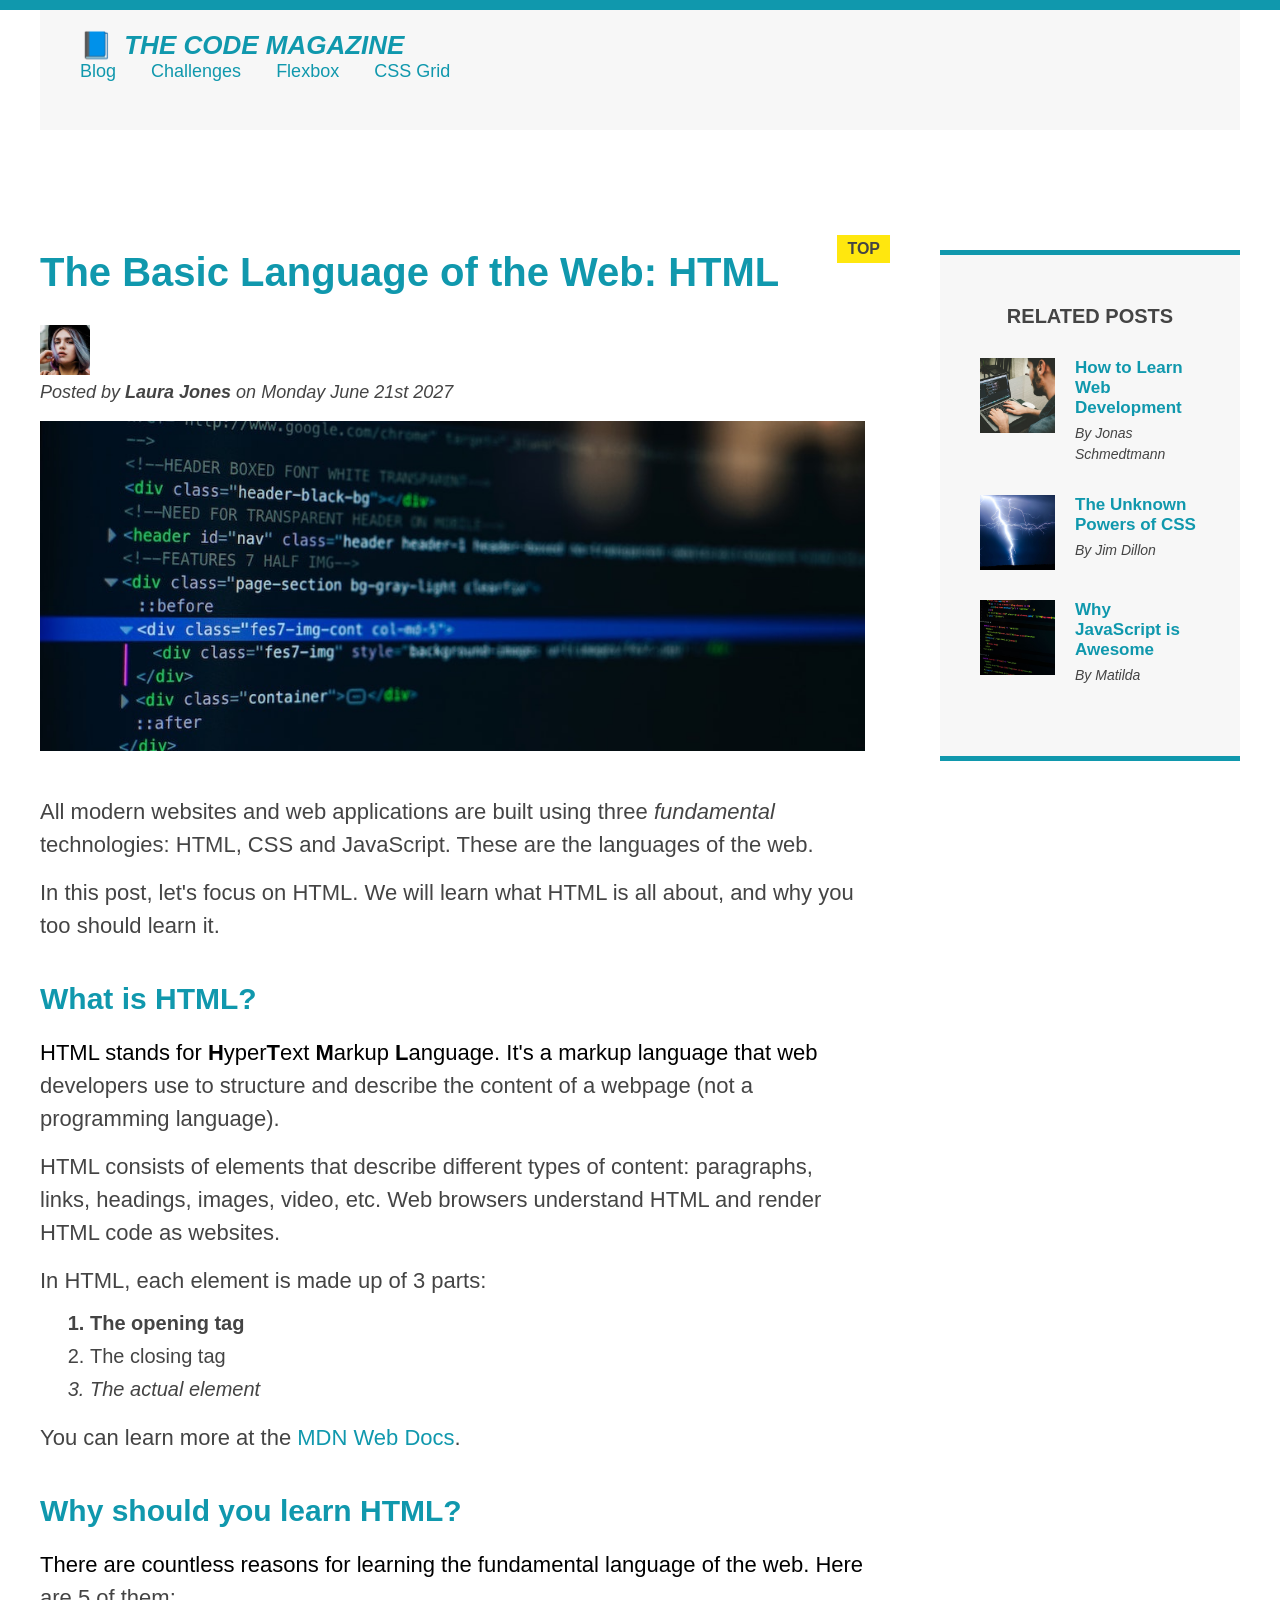
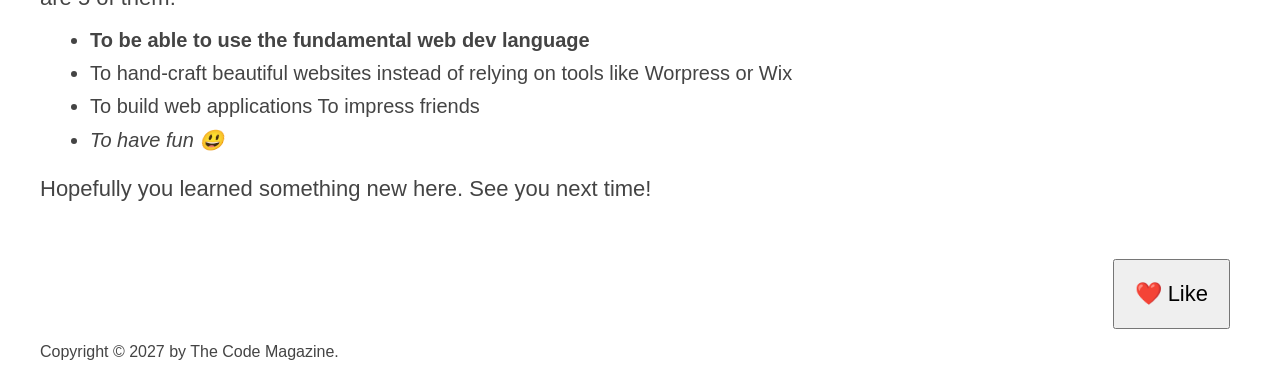
<file: html-css/mini-projects/01-blog-html/index.html>
<!doctype html>
<html lang="en">
  <head>
    <meta charset="UTF-8" />
    <title>The Basic Language of the Web: HTML</title>
    <link href="style.css" rel="stylesheet" />
    <!-- <style>
      h1 {
        color: blue;
      }
    </style>-->
  </head>
  <body>
    <div class="container">
      <header class="main-header clearfix">
        <h1>📘 The Code Magazine</h1>
        <nav>
          <a href="blog.html">Blog</a>
          <a href="#">Challenges</a>
          <a href="flexbox.html">Flexbox</a>
          <a href="css-grid.html">CSS Grid</a>
        </nav>

        <div class="clear"></div>
      </header>

      <!-- <div class="row"> -->
      <article>
        <header class="post-header">
          <h2>The Basic Language of the Web: HTML</h2>
          <div class="author-box">
            <img
              src="img/laura-jones.jpg"
              alt="Headshot of Laura Jones"
              width="50"
              class="author-img"
            />
            <p id="author">
              Posted by <strong>Laura Jones</strong> on Monday June 21st 2027
            </p>
          </div>
          <img
            src="img/post-img.jpg"
            alt="HTML code on a screen"
            width="500"
            height="200"
            class="post-img"
          />
          <button>❤️ Like</button>
        </header>

        <p>
          All modern websites and web applications are built using three
          <em>fundamental</em>
          technologies: HTML, CSS and JavaScript. These are the languages of the
          web.
        </p>
        <p>
          In this post, let's focus on HTML. We will learn what HTML is all
          about, and why you too should learn it.
        </p>

        <h3>What is HTML?</h3>
        <p>
          HTML stands for <strong>H</strong>yper<strong>T</strong>ext
          <strong>M</strong>arkup <strong>L</strong>anguage. It's a markup
          language that web developers use to structure and describe the content
          of a webpage (not a programming language).
        </p>
        <p>
          HTML consists of elements that describe different types of content:
          paragraphs, links, headings, images, video, etc. Web browsers
          understand HTML and render HTML code as websites.
        </p>
        <p>In HTML, each element is made up of 3 parts:</p>
        <ol>
          <li>The opening tag</li>
          <li>The closing tag</li>
          <li>The actual element</li>
        </ol>
        <p>
          You can learn more at the
          <a
            href="https://developer.mozilla.org/en-US/docs/Web/HTML"
            target="_blank"
            >MDN Web Docs</a
          >.
        </p>

        <h3>Why should you learn HTML?</h3>
        <p>
          There are countless reasons for learning the fundamental language of
          the web. Here are 5 of them:
        </p>
        <ul>
          <li>To be able to use the fundamental web dev language</li>
          <li>
            To hand-craft beautiful websites instead of relying on tools like
            Worpress or Wix
          </li>
          <li>To build web applications To impress friends</li>
          <li>To have fun 😃</li>
        </ul>
        <p>Hopefully you learned something new here. See you next time!</p>
      </article>

      <aside>
        <h4>Related posts</h4>
        <ul class="related">
          <li class="related-post">
            <img src="img/related-1.jpg" width="75" alt="Person programming" />
            <div>
              <a href="#" class="related-link"> How to Learn Web Development</a>
              <p class="related-author">By Jonas Schmedtmann</p>
            </div>
          </li>
          <li class="related-post">
            <img src="img/related-2.jpg" width="75" alt="Lighting" />
            <div>
              <a href="#" class="related-link">The Unknown Powers of CSS</a>
              <p class="related-author">By Jim Dillon</p>
            </div>
          </li>
          <li class="related-post">
            <img
              src="img/related-3.jpg"
              width="75"
              alt="JavaScript code on a screen"
            />
            <div>
              <a href="#" class="related-link">Why JavaScript is Awesome</a>
              <p class="related-author">By Matilda</p>
            </div>
          </li>
        </ul>
      </aside>
      <!---- </div> -->

      <footer>
        <p id="copyright">Copyright &copy; 2027 by The Code Magazine.</p>
      </footer>
    </div>
  </body>
</html>
</file>
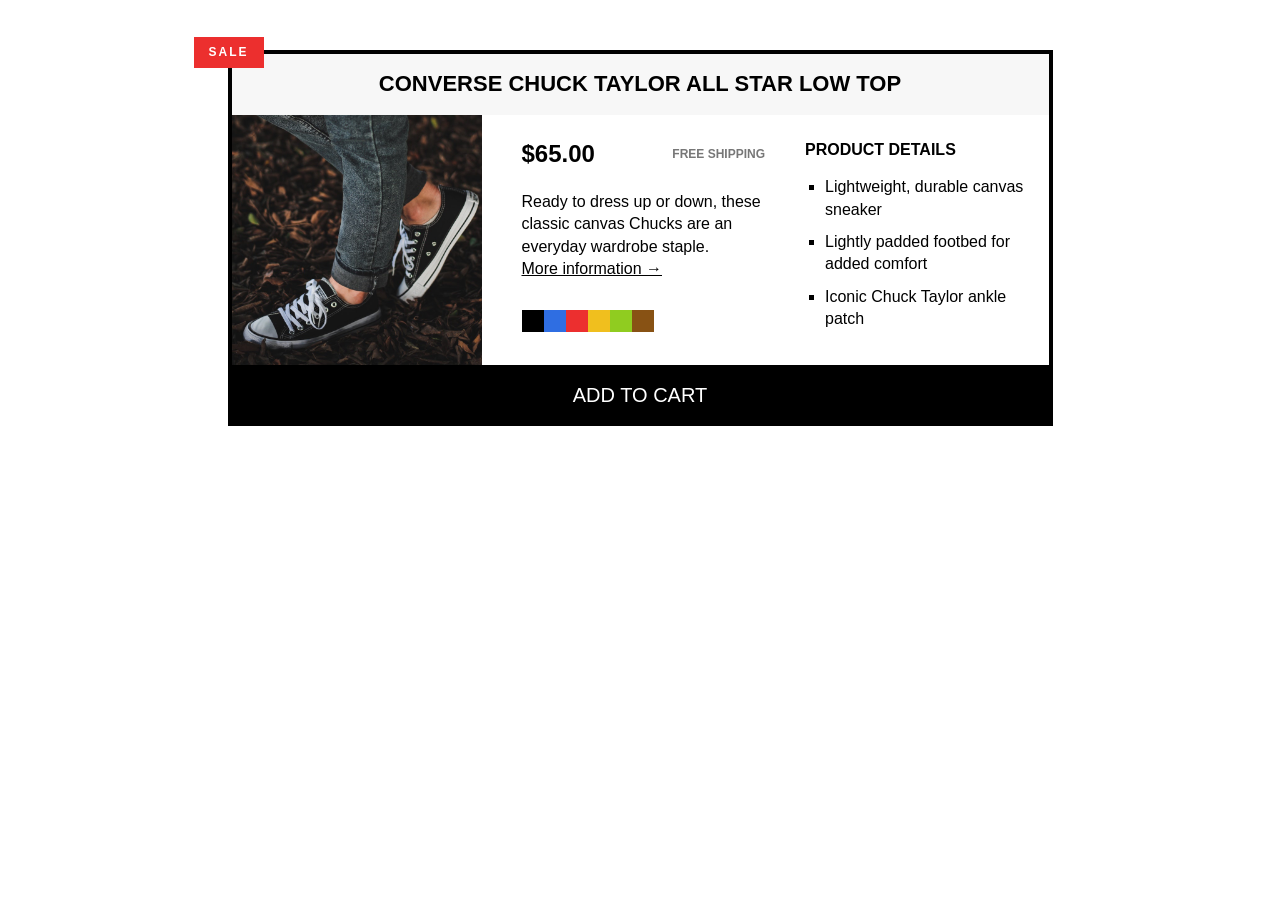
<file: html-css/mini-projects/02-component-store/index.html>
<!doctype html>
<html lang="en">
  <head>
    <meta charset="UTF-8" />
    <title>Converse Chuck Taylor All Star Low Top</title>
    <link href="style.css" rel="stylesheet" />
  </head>
  <body>
    <article class="product">
      <h2 class="product-title">Converse Chuck Taylor All Star Low Top</h2>
      <!-- <div class="container clearfix"> -->
      <img src="img/challenges.jpg" alt="Chuck Taylor All Star" width="250" />
      <div class="product-info">
        <div class="product-price">
          <p id="price"><strong>$65.00</strong></p>
          <p id="shipping">Free shipping</p>
        </div>
        <p class="product-description">
          Ready to dress up or down, these classic canvas Chucks are an everyday
          wardrobe staple.
        </p>
        <a class="more-info" href="https://www.converse.com" target="_blank"
          >More information &RightArrow;</a
        >
        <div class="colors">
          <div class="color"></div>
          <div class="color color-blue"></div>
          <div class="color color-red"></div>
          <div class="color color-yellow"></div>
          <div class="color color-green"></div>
          <div class="color color-brown"></div>
        </div>
      </div>
      <div class="product-details">
        <h3 class="details-title">Product details</h3>
        <ul class="details-list">
          <li>Lightweight, durable canvas sneaker</li>
          <li>Lightly padded footbed for added comfort</li>
          <li>Iconic Chuck Taylor ankle patch</li>
        </ul>
      </div>
      <!-- </div> -->
      <button class="add-cart">Add to cart</button>
    </article>
  </body>
</html>
</file>
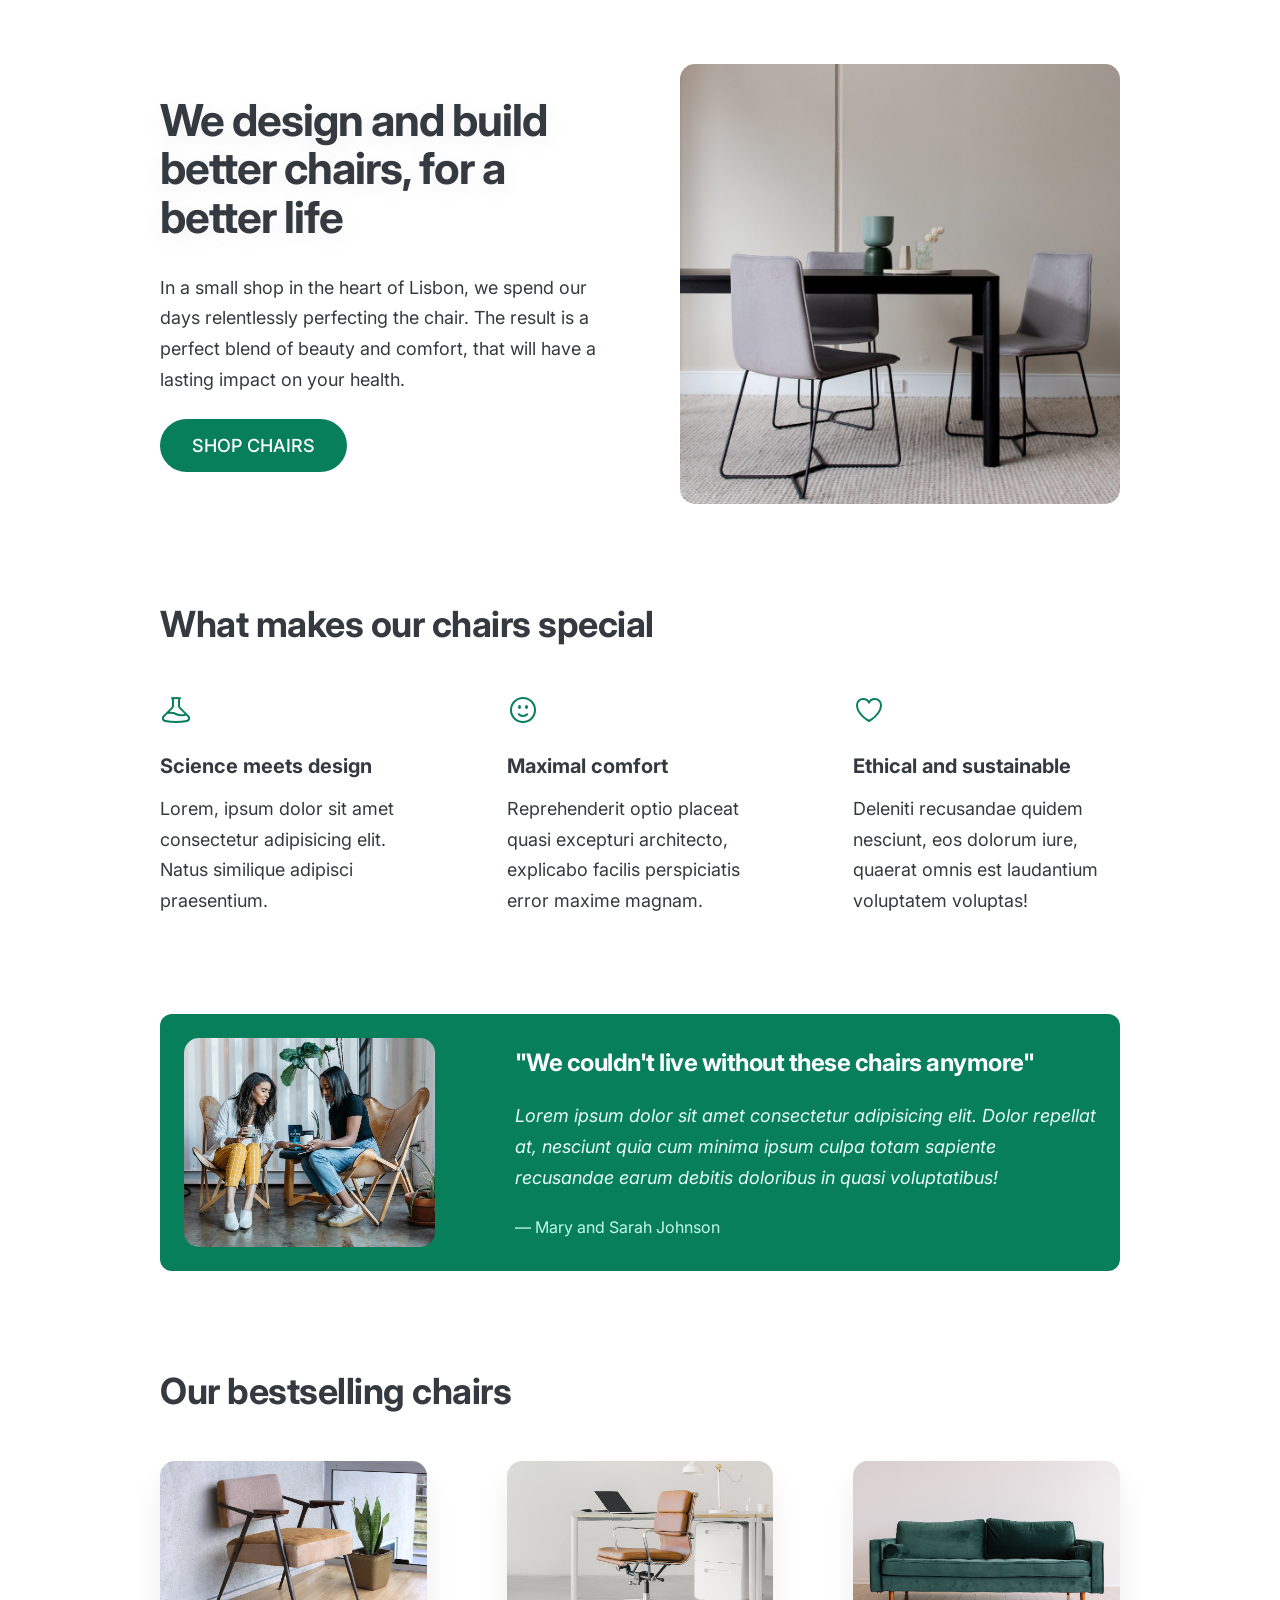
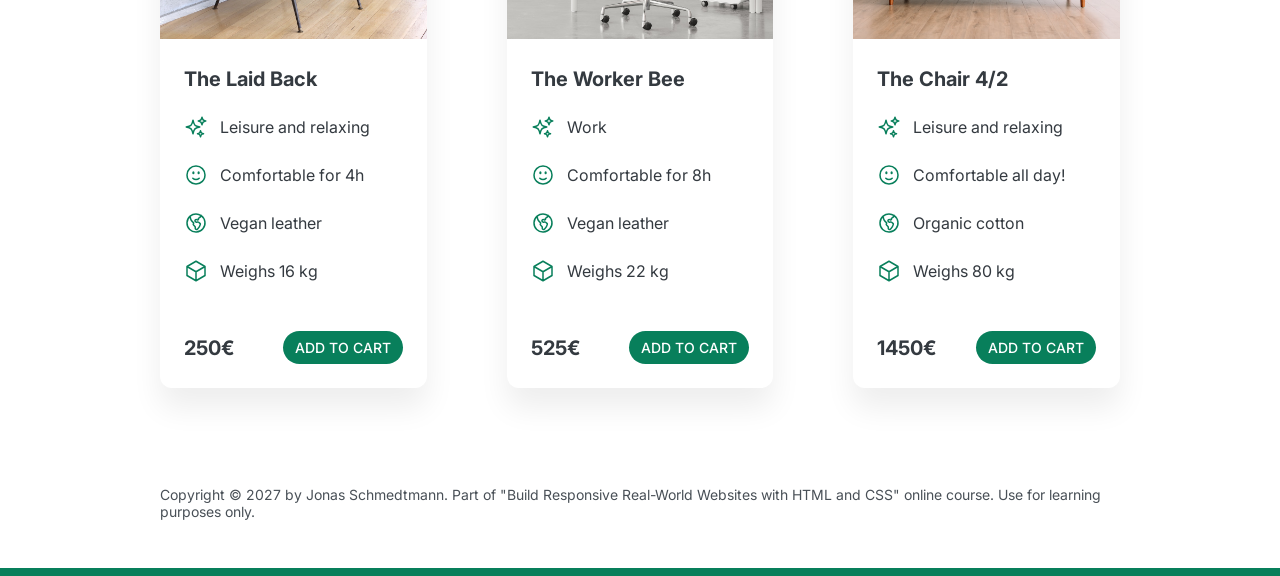
<file: html-css/mini-projects/03-design/index.html>
<!doctype html>
<html lang="en">
  <head>
    <meta charset="UTF-8" />
    <meta http-equiv="X-UA-Compatible" content="IE=edge" />
    <meta name="viewport" content="width=device-width, initial-scale=1.0" />
    <link rel="preconnect" href="https://fonts.googleapis.com" />
    <link rel="preconnect" href="https://fonts.gstatic.com" crossorigin />
    <link
      href="https://fonts.googleapis.com/css2?family=Inter:ital,opsz,wght@0,14..32,100..900;1,14..32,100..900&display=swap"
      rel="stylesheet"
    />
    <link rel="stylesheet" href="style.css" />
    <title>Lisbon Chair Shop</title>
  </head>
  <body>
    <div class="container">
      <header>
        <div class="header-text-box">
          <h1>We design and build better chairs, for a better life</h1>
          <p class="header-text">
            In a small shop in the heart of Lisbon, we spend our days
            relentlessly perfecting the chair. The result is a perfect blend of
            beauty and comfort, that will have a lasting impact on your health.
          </p>
          <a class="btn btn--big" href="#">Shop chairs</a>
        </div>
        <img src="hero.jpg" alt="Photo" />
      </header>

      <section>
        <h2>What makes our chairs special</h2>
        <div class="grid-3-cols">
          <div>
            <svg
              xmlns="http://www.w3.org/2000/svg"
              fill="none"
              viewBox="0 0 24 24"
              stroke-width="1.5"
              stroke="currentColor"
              class="features-icon"
            >
              <path
                stroke-linecap="round"
                stroke-linejoin="round"
                d="M9.75 3.104v5.714a2.25 2.25 0 0 1-.659 1.591L5 14.5M9.75 3.104c-.251.023-.501.05-.75.082m.75-.082a24.301 24.301 0 0 1 4.5 0m0 0v5.714c0 .597.237 1.17.659 1.591L19.8 15.3M14.25 3.104c.251.023.501.05.75.082M19.8 15.3l-1.57.393A9.065 9.065 0 0 1 12 15a9.065 9.065 0 0 0-6.23-.693L5 14.5m14.8.8 1.402 1.402c1.232 1.232.65 3.318-1.067 3.611A48.309 48.309 0 0 1 12 21c-2.773 0-5.491-.235-8.135-.687-1.718-.293-2.3-2.379-1.067-3.61L5 14.5"
              />
            </svg>

            <p class="features-title"><strong>Science meets design</strong></p>
            <p class="features-text">
              Lorem, ipsum dolor sit amet consectetur adipisicing elit. Natus
              similique adipisci praesentium.
            </p>
          </div>

          <div>
            <svg
              xmlns="http://www.w3.org/2000/svg"
              fill="none"
              viewBox="0 0 24 24"
              stroke-width="1.5"
              stroke="currentColor"
              class="features-icon"
            >
              <path
                stroke-linecap="round"
                stroke-linejoin="round"
                d="M15.182 15.182a4.5 4.5 0 0 1-6.364 0M21 12a9 9 0 1 1-18 0 9 9 0 0 1 18 0ZM9.75 9.75c0 .414-.168.75-.375.75S9 10.164 9 9.75 9.168 9 9.375 9s.375.336.375.75Zm-.375 0h.008v.015h-.008V9.75Zm5.625 0c0 .414-.168.75-.375.75s-.375-.336-.375-.75.168-.75.375-.75.375.336.375.75Zm-.375 0h.008v.015h-.008V9.75Z"
              />
            </svg>

            <p class="features-title">
              <strong>Maximal comfort</strong>
            </p>
            <p class="features-text">
              Reprehenderit optio placeat quasi excepturi architecto, explicabo
              facilis perspiciatis error maxime magnam.
            </p>
          </div>

          <div>
            <svg
              xmlns="http://www.w3.org/2000/svg"
              fill="none"
              viewBox="0 0 24 24"
              stroke-width="1.5"
              stroke="currentColor"
              class="features-icon"
            >
              <path
                stroke-linecap="round"
                stroke-linejoin="round"
                d="M21 8.25c0-2.485-2.099-4.5-4.688-4.5-1.935 0-3.597 1.126-4.312 2.733-.715-1.607-2.377-2.733-4.313-2.733C5.1 3.75 3 5.765 3 8.25c0 7.22 9 12 9 12s9-4.78 9-12Z"
              />
            </svg>

            <p class="features-title">
              <strong>Ethical and sustainable</strong>
            </p>
            <p class="features-text">
              Deleniti recusandae quidem nesciunt, eos dolorum iure, quaerat
              omnis est laudantium voluptatem voluptas!
            </p>
          </div>
        </div>
      </section>

      <section class="testimonial-section">
        <div class="grid-3-cols">
          <img src="customers.jpg" alt="People sitting on chairs" />
          <div class="testimonial-box">
            <h2>"We couldn't live without these chairs anymore"</h2>
            <blockquote class="testimonial-text">
              Lorem ipsum dolor sit amet consectetur adipisicing elit. Dolor
              repellat at, nesciunt quia cum minima ipsum culpa totam sapiente
              recusandae earum debitis doloribus in quasi voluptatibus!
            </blockquote>
            <p class="testimonial-author">&mdash; Mary and Sarah Johnson</p>
          </div>
        </div>
      </section>

      <section>
        <h2>Our bestselling chairs</h2>
        <div class="grid-3-cols">
          <figure class="chair">
            <img src="chair-1.jpg" alt="Chair" />
            <div class="chair-box">
              <h3>The Laid Back</h3>
              <ul class="chair-details">
                <li>
                  <svg
                    xmlns="http://www.w3.org/2000/svg"
                    fill="none"
                    viewBox="0 0 24 24"
                    stroke-width="1.5"
                    stroke="currentColor"
                    class="chair-icon"
                  >
                    <path
                      stroke-linecap="round"
                      stroke-linejoin="round"
                      d="M9.813 15.904 9 18.75l-.813-2.846a4.5 4.5 0 0 0-3.09-3.09L2.25 12l2.846-.813a4.5 4.5 0 0 0 3.09-3.09L9 5.25l.813 2.846a4.5 4.5 0 0 0 3.09 3.09L15.75 12l-2.846.813a4.5 4.5 0 0 0-3.09 3.09ZM18.259 8.715 18 9.75l-.259-1.035a3.375 3.375 0 0 0-2.455-2.456L14.25 6l1.036-.259a3.375 3.375 0 0 0 2.455-2.456L18 2.25l.259 1.035a3.375 3.375 0 0 0 2.456 2.456L21.75 6l-1.035.259a3.375 3.375 0 0 0-2.456 2.456ZM16.894 20.567 16.5 21.75l-.394-1.183a2.25 2.25 0 0 0-1.423-1.423L13.5 18.75l1.183-.394a2.25 2.25 0 0 0 1.423-1.423l.394-1.183.394 1.183a2.25 2.25 0 0 0 1.423 1.423l1.183.394-1.183.394a2.25 2.25 0 0 0-1.423 1.423Z"
                    />
                  </svg>

                  <!-- Span is a generic INLINE text element, it doesn't have any meaning. It's like a div element, but inline -->
                  <span>Leisure and relaxing</span>
                </li>
                <li>
                  <svg
                    xmlns="http://www.w3.org/2000/svg"
                    fill="none"
                    viewBox="0 0 24 24"
                    stroke-width="1.5"
                    stroke="currentColor"
                    class="chair-icon"
                  >
                    <path
                      stroke-linecap="round"
                      stroke-linejoin="round"
                      d="M15.182 15.182a4.5 4.5 0 0 1-6.364 0M21 12a9 9 0 1 1-18 0 9 9 0 0 1 18 0ZM9.75 9.75c0 .414-.168.75-.375.75S9 10.164 9 9.75 9.168 9 9.375 9s.375.336.375.75Zm-.375 0h.008v.015h-.008V9.75Zm5.625 0c0 .414-.168.75-.375.75s-.375-.336-.375-.75.168-.75.375-.75.375.336.375.75Zm-.375 0h.008v.015h-.008V9.75Z"
                    />
                  </svg>

                  <span>Comfortable for 4h</span>
                </li>
                <li>
                  <svg
                    xmlns="http://www.w3.org/2000/svg"
                    fill="none"
                    viewBox="0 0 24 24"
                    stroke-width="1.5"
                    stroke="currentColor"
                    class="chair-icon"
                  >
                    <path
                      stroke-linecap="round"
                      stroke-linejoin="round"
                      d="m6.115 5.19.319 1.913A6 6 0 0 0 8.11 10.36L9.75 12l-.387.775c-.217.433-.132.956.21 1.298l1.348 1.348c.21.21.329.497.329.795v1.089c0 .426.24.815.622 1.006l.153.076c.433.217.956.132 1.298-.21l.723-.723a8.7 8.7 0 0 0 2.288-4.042 1.087 1.087 0 0 0-.358-1.099l-1.33-1.108c-.251-.21-.582-.299-.905-.245l-1.17.195a1.125 1.125 0 0 1-.98-.314l-.295-.295a1.125 1.125 0 0 1 0-1.591l.13-.132a1.125 1.125 0 0 1 1.3-.21l.603.302a.809.809 0 0 0 1.086-1.086L14.25 7.5l1.256-.837a4.5 4.5 0 0 0 1.528-1.732l.146-.292M6.115 5.19A9 9 0 1 0 17.18 4.64M6.115 5.19A8.965 8.965 0 0 1 12 3c1.929 0 3.716.607 5.18 1.64"
                    />
                  </svg>

                  <span>Vegan leather</span>
                </li>
                <li>
                  <svg
                    xmlns="http://www.w3.org/2000/svg"
                    fill="none"
                    viewBox="0 0 24 24"
                    stroke-width="1.5"
                    stroke="currentColor"
                    class="chair-icon"
                  >
                    <path
                      stroke-linecap="round"
                      stroke-linejoin="round"
                      d="m21 7.5-9-5.25L3 7.5m18 0-9 5.25m9-5.25v9l-9 5.25M3 7.5l9 5.25M3 7.5v9l9 5.25m0-9v9"
                    />
                  </svg>

                  <span>Weighs 16 kg</span>
                </li>
              </ul>
              <div class="chair-price">
                <strong>250€</strong>
                <a href="#" class="btn btn--small">Add to cart</a>
              </div>
            </div>
          </figure>

          <figure class="chair">
            <img src="chair-2.jpg" alt="Chair" />
            <div class="chair-box">
              <h3>The Worker Bee</h3>
              <ul class="chair-details">
                <li>
                  <svg
                    xmlns="http://www.w3.org/2000/svg"
                    fill="none"
                    viewBox="0 0 24 24"
                    stroke-width="1.5"
                    stroke="currentColor"
                    class="chair-icon"
                  >
                    <path
                      stroke-linecap="round"
                      stroke-linejoin="round"
                      d="M9.813 15.904 9 18.75l-.813-2.846a4.5 4.5 0 0 0-3.09-3.09L2.25 12l2.846-.813a4.5 4.5 0 0 0 3.09-3.09L9 5.25l.813 2.846a4.5 4.5 0 0 0 3.09 3.09L15.75 12l-2.846.813a4.5 4.5 0 0 0-3.09 3.09ZM18.259 8.715 18 9.75l-.259-1.035a3.375 3.375 0 0 0-2.455-2.456L14.25 6l1.036-.259a3.375 3.375 0 0 0 2.455-2.456L18 2.25l.259 1.035a3.375 3.375 0 0 0 2.456 2.456L21.75 6l-1.035.259a3.375 3.375 0 0 0-2.456 2.456ZM16.894 20.567 16.5 21.75l-.394-1.183a2.25 2.25 0 0 0-1.423-1.423L13.5 18.75l1.183-.394a2.25 2.25 0 0 0 1.423-1.423l.394-1.183.394 1.183a2.25 2.25 0 0 0 1.423 1.423l1.183.394-1.183.394a2.25 2.25 0 0 0-1.423 1.423Z"
                    />
                  </svg>
                  <span>Work</span>
                </li>
                <li>
                  <svg
                    xmlns="http://www.w3.org/2000/svg"
                    fill="none"
                    viewBox="0 0 24 24"
                    stroke-width="1.5"
                    stroke="currentColor"
                    class="chair-icon"
                  >
                    <path
                      stroke-linecap="round"
                      stroke-linejoin="round"
                      d="M15.182 15.182a4.5 4.5 0 0 1-6.364 0M21 12a9 9 0 1 1-18 0 9 9 0 0 1 18 0ZM9.75 9.75c0 .414-.168.75-.375.75S9 10.164 9 9.75 9.168 9 9.375 9s.375.336.375.75Zm-.375 0h.008v.015h-.008V9.75Zm5.625 0c0 .414-.168.75-.375.75s-.375-.336-.375-.75.168-.75.375-.75.375.336.375.75Zm-.375 0h.008v.015h-.008V9.75Z"
                    />
                  </svg>
                  <span>Comfortable for 8h</span>
                </li>
                <li>
                  <svg
                    xmlns="http://www.w3.org/2000/svg"
                    fill="none"
                    viewBox="0 0 24 24"
                    stroke-width="1.5"
                    stroke="currentColor"
                    class="chair-icon"
                  >
                    <path
                      stroke-linecap="round"
                      stroke-linejoin="round"
                      d="m6.115 5.19.319 1.913A6 6 0 0 0 8.11 10.36L9.75 12l-.387.775c-.217.433-.132.956.21 1.298l1.348 1.348c.21.21.329.497.329.795v1.089c0 .426.24.815.622 1.006l.153.076c.433.217.956.132 1.298-.21l.723-.723a8.7 8.7 0 0 0 2.288-4.042 1.087 1.087 0 0 0-.358-1.099l-1.33-1.108c-.251-.21-.582-.299-.905-.245l-1.17.195a1.125 1.125 0 0 1-.98-.314l-.295-.295a1.125 1.125 0 0 1 0-1.591l.13-.132a1.125 1.125 0 0 1 1.3-.21l.603.302a.809.809 0 0 0 1.086-1.086L14.25 7.5l1.256-.837a4.5 4.5 0 0 0 1.528-1.732l.146-.292M6.115 5.19A9 9 0 1 0 17.18 4.64M6.115 5.19A8.965 8.965 0 0 1 12 3c1.929 0 3.716.607 5.18 1.64"
                    />
                  </svg>

                  <span>Vegan leather</span>
                </li>
                <li>
                  <svg
                    xmlns="http://www.w3.org/2000/svg"
                    fill="none"
                    viewBox="0 0 24 24"
                    stroke-width="1.5"
                    stroke="currentColor"
                    class="chair-icon"
                  >
                    <path
                      stroke-linecap="round"
                      stroke-linejoin="round"
                      d="m21 7.5-9-5.25L3 7.5m18 0-9 5.25m9-5.25v9l-9 5.25M3 7.5l9 5.25M3 7.5v9l9 5.25m0-9v9"
                    />
                  </svg>

                  <span>Weighs 22 kg</span>
                </li>
              </ul>
              <div class="chair-price">
                <strong>525€</strong>
                <a href="#" class="btn btn--small">Add to cart</a>
              </div>
            </div>
          </figure>

          <figure class="chair">
            <img src="chair-3.jpg" alt="Chair" />
            <div class="chair-box">
              <h3>The Chair 4/2</h3>
              <ul class="chair-details">
                <li>
                  <svg
                    xmlns="http://www.w3.org/2000/svg"
                    fill="none"
                    viewBox="0 0 24 24"
                    stroke-width="1.5"
                    stroke="currentColor"
                    class="chair-icon"
                  >
                    <path
                      stroke-linecap="round"
                      stroke-linejoin="round"
                      d="M9.813 15.904 9 18.75l-.813-2.846a4.5 4.5 0 0 0-3.09-3.09L2.25 12l2.846-.813a4.5 4.5 0 0 0 3.09-3.09L9 5.25l.813 2.846a4.5 4.5 0 0 0 3.09 3.09L15.75 12l-2.846.813a4.5 4.5 0 0 0-3.09 3.09ZM18.259 8.715 18 9.75l-.259-1.035a3.375 3.375 0 0 0-2.455-2.456L14.25 6l1.036-.259a3.375 3.375 0 0 0 2.455-2.456L18 2.25l.259 1.035a3.375 3.375 0 0 0 2.456 2.456L21.75 6l-1.035.259a3.375 3.375 0 0 0-2.456 2.456ZM16.894 20.567 16.5 21.75l-.394-1.183a2.25 2.25 0 0 0-1.423-1.423L13.5 18.75l1.183-.394a2.25 2.25 0 0 0 1.423-1.423l.394-1.183.394 1.183a2.25 2.25 0 0 0 1.423 1.423l1.183.394-1.183.394a2.25 2.25 0 0 0-1.423 1.423Z"
                    />
                  </svg>
                  <span>Leisure and relaxing</span>
                </li>
                <li>
                  <svg
                    xmlns="http://www.w3.org/2000/svg"
                    fill="none"
                    viewBox="0 0 24 24"
                    stroke-width="1.5"
                    stroke="currentColor"
                    class="chair-icon"
                  >
                    <path
                      stroke-linecap="round"
                      stroke-linejoin="round"
                      d="M15.182 15.182a4.5 4.5 0 0 1-6.364 0M21 12a9 9 0 1 1-18 0 9 9 0 0 1 18 0ZM9.75 9.75c0 .414-.168.75-.375.75S9 10.164 9 9.75 9.168 9 9.375 9s.375.336.375.75Zm-.375 0h.008v.015h-.008V9.75Zm5.625 0c0 .414-.168.75-.375.75s-.375-.336-.375-.75.168-.75.375-.75.375.336.375.75Zm-.375 0h.008v.015h-.008V9.75Z"
                    />
                  </svg>

                  <span>Comfortable all day!</span>
                </li>
                <li>
                  <svg
                    xmlns="http://www.w3.org/2000/svg"
                    fill="none"
                    viewBox="0 0 24 24"
                    stroke-width="1.5"
                    stroke="currentColor"
                    class="chair-icon"
                  >
                    <path
                      stroke-linecap="round"
                      stroke-linejoin="round"
                      d="m6.115 5.19.319 1.913A6 6 0 0 0 8.11 10.36L9.75 12l-.387.775c-.217.433-.132.956.21 1.298l1.348 1.348c.21.21.329.497.329.795v1.089c0 .426.24.815.622 1.006l.153.076c.433.217.956.132 1.298-.21l.723-.723a8.7 8.7 0 0 0 2.288-4.042 1.087 1.087 0 0 0-.358-1.099l-1.33-1.108c-.251-.21-.582-.299-.905-.245l-1.17.195a1.125 1.125 0 0 1-.98-.314l-.295-.295a1.125 1.125 0 0 1 0-1.591l.13-.132a1.125 1.125 0 0 1 1.3-.21l.603.302a.809.809 0 0 0 1.086-1.086L14.25 7.5l1.256-.837a4.5 4.5 0 0 0 1.528-1.732l.146-.292M6.115 5.19A9 9 0 1 0 17.18 4.64M6.115 5.19A8.965 8.965 0 0 1 12 3c1.929 0 3.716.607 5.18 1.64"
                    />
                  </svg>

                  <span>Organic cotton</span>
                </li>
                <li>
                  <svg
                    xmlns="http://www.w3.org/2000/svg"
                    fill="none"
                    viewBox="0 0 24 24"
                    stroke-width="1.5"
                    stroke="currentColor"
                    class="chair-icon"
                  >
                    <path
                      stroke-linecap="round"
                      stroke-linejoin="round"
                      d="m21 7.5-9-5.25L3 7.5m18 0-9 5.25m9-5.25v9l-9 5.25M3 7.5l9 5.25M3 7.5v9l9 5.25m0-9v9"
                    />
                  </svg>

                  <span>Weighs 80 kg</span>
                </li>
              </ul>
              <div class="chair-price">
                <strong>1450€</strong>
                <a href="#" class="btn btn--small">Add to cart</a>
              </div>
            </div>
          </figure>
        </div>
      </section>

      <footer>
        Copyright &copy; 2027 by Jonas Schmedtmann. Part of "Build Responsive
        Real-World Websites with HTML and CSS" online course. Use for learning
        purposes only.
      </footer>
    </div>
  </body>
</html>
</file>
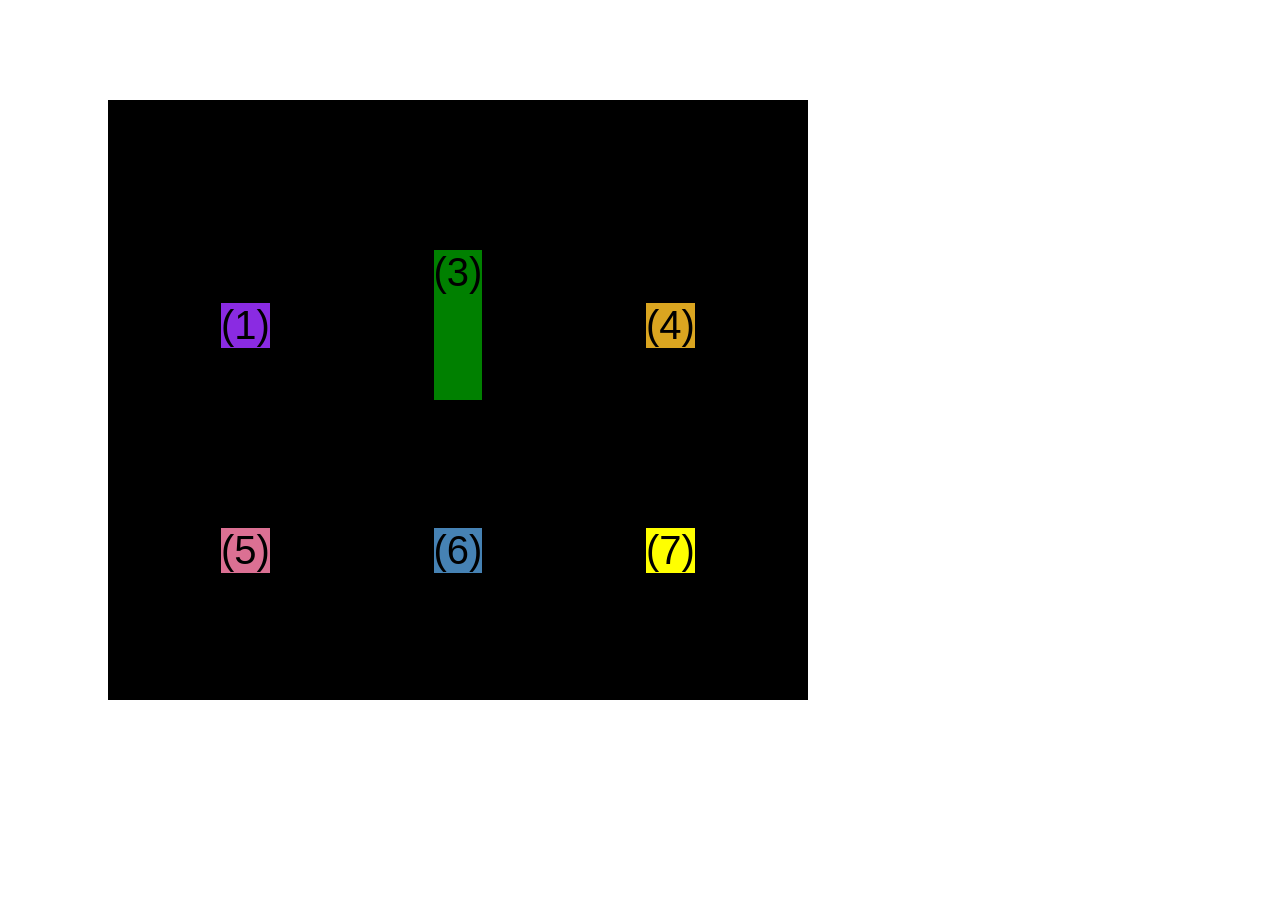
<file: html-css/mini-projects/01-blog-html/css-grid.html>
<!doctype html>
<html lang="en">
  <head>
    <meta charset="UTF-8" />
    <meta http-equiv="X-UA-Compatible" content="IE=edge" />
    <meta name="viewport" content="width=device-width, initial-scale=1.0" />
    <title>CSS Grid</title>
    <style>
      .el--1 {
        background-color: blueviolet;
      }
      .el--2 {
        background-color: orangered;
      }
      .el--3 {
        background-color: green;
        height: 150px;
      }
      .el--4 {
        background-color: goldenrod;
      }
      .el--5 {
        background-color: palevioletred;
      }
      .el--6 {
        background-color: steelblue;
      }
      .el--7 {
        background-color: yellow;
      }
      .el--8 {
        background-color: crimson;
      }

      .container--1 {
        /* STARTER */
        font-family: sans-serif;
        background-color: #ddd;
        font-size: 30px;
        margin: 40px;

        /* CSS GRID */
        display: none;
        /* grid-template-columns: 1fr 1fr 1fr auto; */
        grid-template-columns: repeat(4, 1fr);
        /* grid-template-rows: 300px 200px; */
        grid-template-rows: 1fr 1fr;
        height: 500px;

        column-gap: 20px;
        row-gap: 40px;
      }

      .el--8 {
        grid-column: 2 / 3;
        grid-row: 1 / 2;
      }

      .el--2 {
        grid-column: 1 / span 2;
        grid-row: 2 / 3;
      }

      .container--2 {
        display: grid;

        /* STARTER */
        font-family: sans-serif;
        background-color: black;
        font-size: 40px;
        margin: 100px;

        width: 700px;
        height: 600px;

        /* CSS GRID */
        grid-template-columns: 125px 200px 125px;
        grid-template-rows: 250px 100px;
        justify-content: center;
        align-content: center;
        align-items: center;
        justify-items: center;
        gap: 50px;
      }
    </style>
  </head>
  <body>
    <div class="container--1">
      <div class="el el--1">(1) HTML</div>
      <div class="el el--2">(2) and</div>
      <div class="el el--3">(3) CSS</div>
      <div class="el el--4">(4) are</div>
      <div class="el el--5">(5) amazing</div>
      <div class="el el--6">(6) languages</div>
      <!-- <div class="el el--7">(7) to</div> -->
      <div class="el el--8">(8) learn</div>
    </div>

    <div class="container--2">
      <div class="el el--1">(1)</div>
      <div class="el el--3">(3)</div>
      <div class="el el--4">(4)</div>
      <div class="el el--5">(5)</div>
      <div class="el el--6">(6)</div>
      <div class="el el--7">(7)</div>
    </div>
  </body>
</html>
</file>
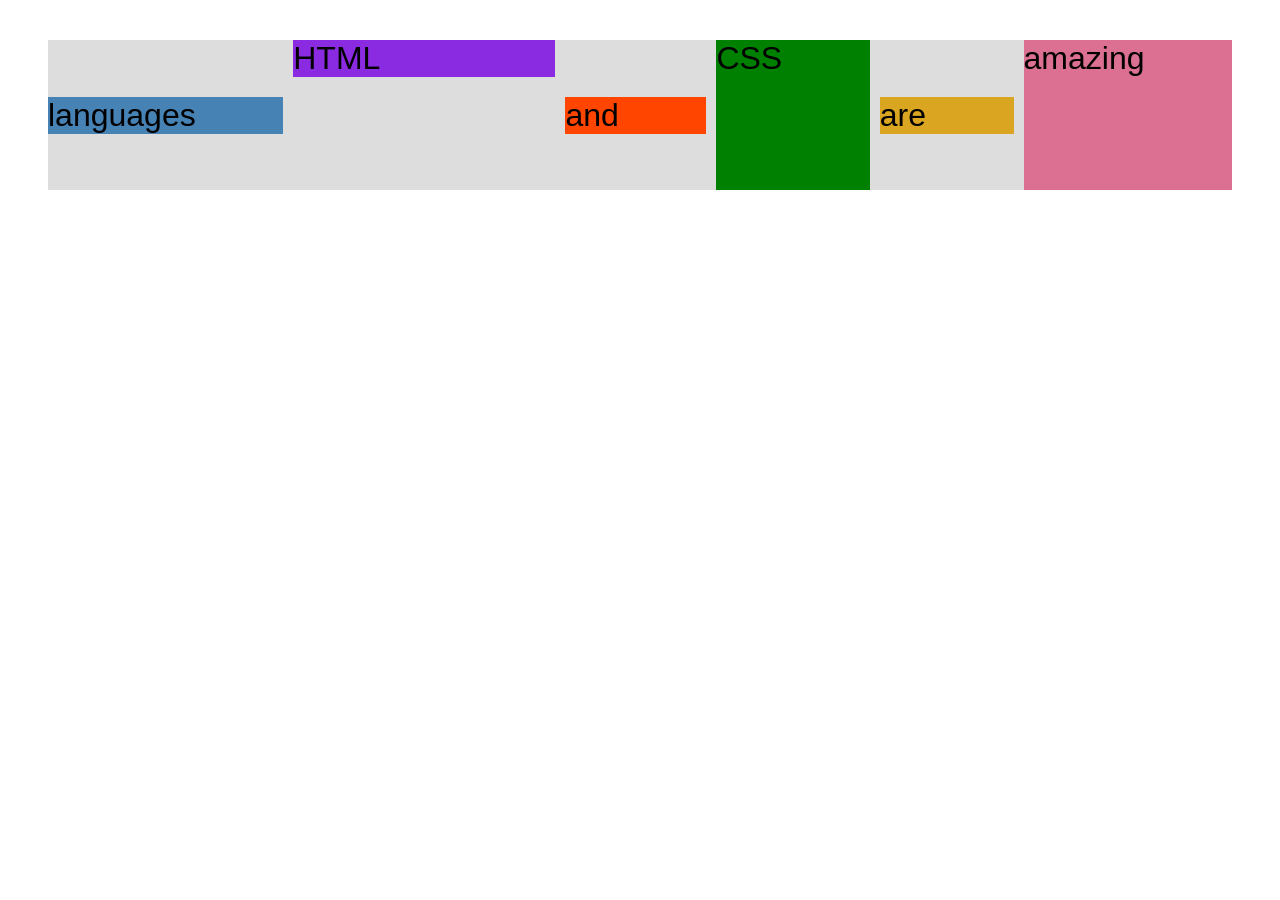
<file: html-css/mini-projects/01-blog-html/flexbox.html>
<!doctype html>
<html lang="en">
  <head>
    <meta charset="UTF-8" />
    <meta http-equiv="X-UA-Compatible" content="IE=edge" />
    <meta name="viewport" content="width=device-width, initial-scale=1.0" />
    <title>Flexbox</title>
    <style>
      .el--1 {
        background-color: blueviolet;
      }
      .el--2 {
        background-color: orangered;
      }
      .el--3 {
        background-color: green;
        height: 150px;
      }
      .el--4 {
        background-color: goldenrod;
      }
      .el--5 {
        background-color: palevioletred;
      }
      .el--6 {
        background-color: steelblue;
      }
      .el--7 {
        background-color: yellow;
      }
      .el--8 {
        background-color: crimson;
      }

      .container {
        /* STARTER */
        font-family: sans-serif;
        background-color: #ddd;
        font-size: 32px;
        margin: 40px;

        /* FLEXBOX */
        display: flex;
        justify-content: flex-start;
        align-items: center;
        /* gap: 30px; */
        gap: 10px;
      }

      .el {
        /* margin-right: 30px; */
        /* DEFAULTS:
        flex-grow: 0;
        flex-shrink: 1;
        flex-basis: auto;*/

        flex-shrink: 0;
        flex-grow: 1;
        flex-basis: auto;
      }

      .el--1 {
        align-self: flex-start;
        flex-grow: 2;
      }

      .el--5 {
        align-self: stretch;
        order: 1;
      }

      .el--6 {
        order: -1;
      }
    </style>
  </head>
  <body>
    <div class="container">
      <div class="el el--1">HTML</div>
      <div class="el el--2">and</div>
      <div class="el el--3">CSS</div>
      <div class="el el--4">are</div>
      <div class="el el--5">amazing</div>
      <div class="el el--6">languages</div>
      <!-- <div class="el el--7">to</div>
      <div class="el el--8">learn</div> -->
    </div>
  </body>
</html>
</file>
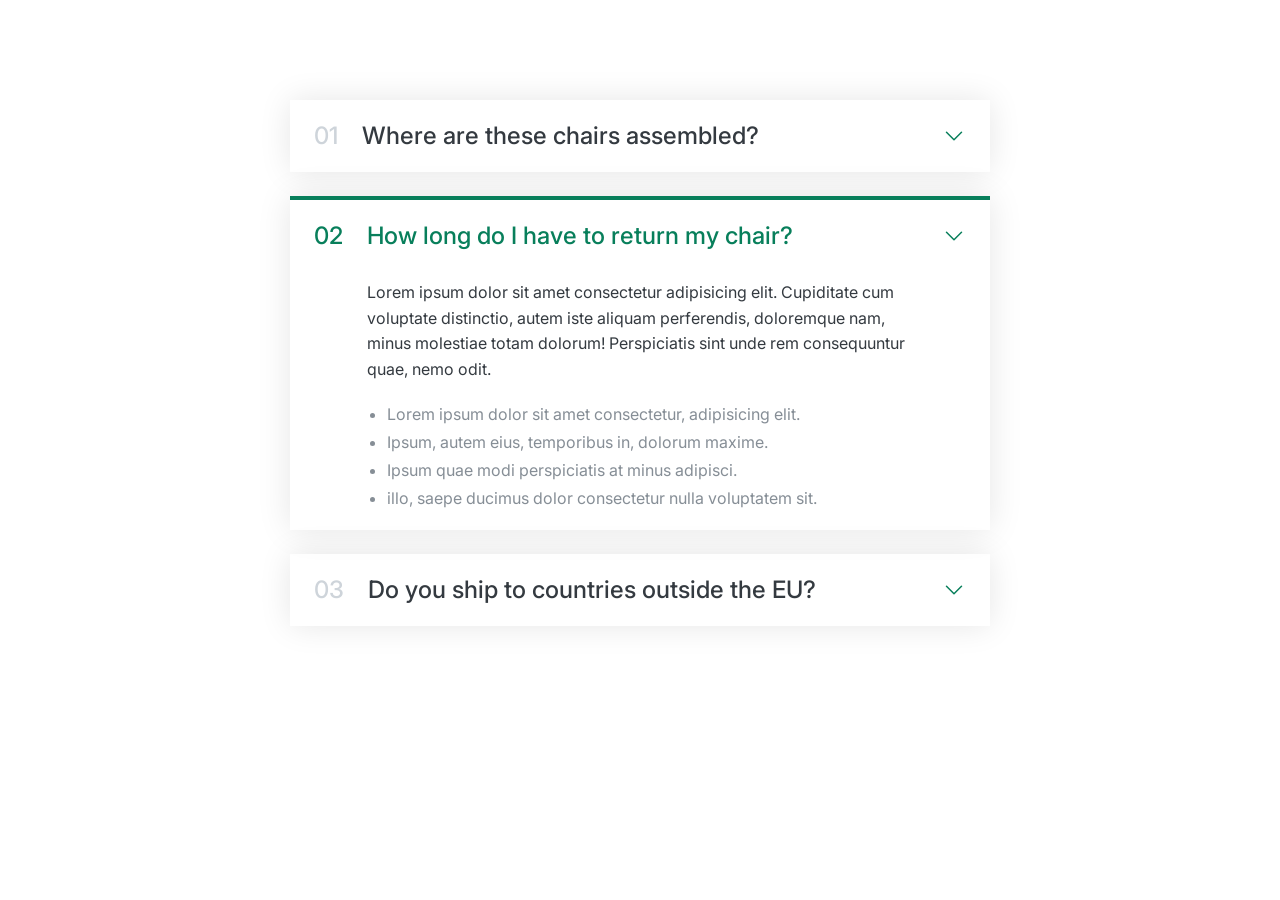
<file: html-css/mini-projects/04-components-layouts/01-accordion.html>
<!doctype html>
<html lang="en">
  <head>
    <meta charset="UTF-8" />
    <meta name="viewport" content="width=device-width, initial-scale=1.0" />
    <title>Accordion Component</title>
    <link rel="preconnect" href="https://fonts.gstatic.com" />
    <link
      href="https://fonts.googleapis.com/css2?family=Inter:wght@400;500;700&display=swap"
      rel="stylesheet"
    />
    <style>
      /*
      SPACING SYSTEM (px)
      2 / 4 / 8 / 12 / 16 / 24 / 32 / 48 / 64 / 80 / 96 / 128

      FONT SIZE SYSTEM (px)
      10 / 12 / 14 / 16 / 18 / 20 / 24 / 30 / 36 / 44 / 52 / 62 / 74 / 86 / 98
      */

      /*
      MAIN COLOR: #087f5b
      GREY COLOR: #343a40
      */
      * {
        margin: 0;
        padding: 0;
        box-sizing: border-box;
      }

      body {
        font-family: "Inter", sans-serif;
        color: #343a40;
        line-height: 1;
      }

      .accordion {
        width: 700px;
        margin: 100px auto;
        display: flex;
        flex-direction: column;
        gap: 24px;
      }

      .item {
        box-shadow: 0 0 32px rgba(0, 0, 0, 0.1);
        padding: 24px;
        display: grid;
        grid-template-columns: auto 1fr auto;
        column-gap: 24px;
        row-gap: 32px;
        align-items: center;
      }

      .number,
      .text {
        font-size: 24px;
        font-weight: 500;
      }

      .number {
        color: #ced4da;
      }

      .icon {
        width: 24px;
        height: 24px;
        stroke: #087f5b;
      }

      .hidden-box {
        grid-column: 2;
        display: none;
      }

      .hidden-box p {
        line-height: 1.6;
        margin-bottom: 24px;
      }

      .hidden-box ul {
        color: #868e96;
        margin-left: 20px;

        display: flex;
        flex-direction: column;
        gap: 12px;
      }

      .open {
        border-top: 4px solid #087f5b;

      }

      .open .hidden-box {
        display:block;
      }

      .open .number, .open .text {
        color:#087f5b;
      }
    </style>
  </head>
  <body>
    <div class="accordion">
      <div class="item">
        <p class="number">01</p>
        <p class="text">Where are these chairs assembled?</p>
        <svg
          xmlns="http://www.w3.org/2000/svg"
          fill="none"
          viewBox="0 0 24 24"
          stroke-width="1.5"
          stroke="currentColor"
          class="icon"
        >
          <path
            stroke-linecap="round"
            stroke-linejoin="round"
            d="m19.5 8.25-7.5 7.5-7.5-7.5"
          />
        </svg>
        <div class="hidden-box">
          <p>
            Lorem ipsum dolor sit amet consectetur adipisicing elit. Cupiditate
            cum voluptate distinctio, autem iste aliquam perferendis, doloremque
            nam, minus molestiae totam dolorum! Perspiciatis sint unde rem
            consequuntur quae, nemo odit.
          </p>
          <ul>
            <li>Lorem ipsum dolor sit amet consectetur, adipisicing elit.</li>
            <li>Ipsum, autem eius, temporibus in, dolorum maxime.</li>
            <li>Ipsum quae modi perspiciatis at minus adipisci.</li>
            <li>illo, saepe ducimus dolor consectetur nulla voluptatem sit.</li>
          </ul>
        </div>
      </div>
      <div class="item open">
        <p class="number">02</p>
        <p class="text">How long do I have to return my chair?</p>
        <svg
          xmlns="http://www.w3.org/2000/svg"
          fill="none"
          viewBox="0 0 24 24"
          stroke-width="1.5"
          stroke="currentColor"
          class="icon"
        >
          <path
            stroke-linecap="round"
            stroke-linejoin="round"
            d="m19.5 8.25-7.5 7.5-7.5-7.5"
          />
        </svg>
        <div class="hidden-box">
          <p>
            Lorem ipsum dolor sit amet consectetur adipisicing elit. Cupiditate
            cum voluptate distinctio, autem iste aliquam perferendis, doloremque
            nam, minus molestiae totam dolorum! Perspiciatis sint unde rem
            consequuntur quae, nemo odit.
          </p>
          <ul>
            <li>Lorem ipsum dolor sit amet consectetur, adipisicing elit.</li>
            <li>Ipsum, autem eius, temporibus in, dolorum maxime.</li>
            <li>Ipsum quae modi perspiciatis at minus adipisci.</li>
            <li>illo, saepe ducimus dolor consectetur nulla voluptatem sit.</li>
          </ul>
        </div>
      </div>
      <div class="item">
        <p class="number">03</p>
        <p class="text">Do you ship to countries outside the EU?</p>
        <svg
          xmlns="http://www.w3.org/2000/svg"
          fill="none"
          viewBox="0 0 24 24"
          stroke-width="1.5"
          stroke="currentColor"
          class="icon"
        >
          <path
            stroke-linecap="round"
            stroke-linejoin="round"
            d="m19.5 8.25-7.5 7.5-7.5-7.5"
          />
        </svg>
        <div class="hidden-box">
          <p>
            Lorem ipsum dolor sit amet consectetur adipisicing elit. Cupiditate
            cum voluptate distinctio, autem iste aliquam perferendis, doloremque
            nam, minus molestiae totam dolorum! Perspiciatis sint unde rem
            consequuntur quae, nemo odit.
          </p>
          <ul>
            <li>Lorem ipsum dolor sit amet consectetur, adipisicing elit.</li>
            <li>Ipsum, autem eius, temporibus in, dolorum maxime.</li>
            <li>Ipsum quae modi perspiciatis at minus adipisci.</li>
            <li>illo, saepe ducimus dolor consectetur nulla voluptatem sit.</li>
          </ul>
        </div>
      </div>
      </div>
    </div>
  </body>
</html>
</file>
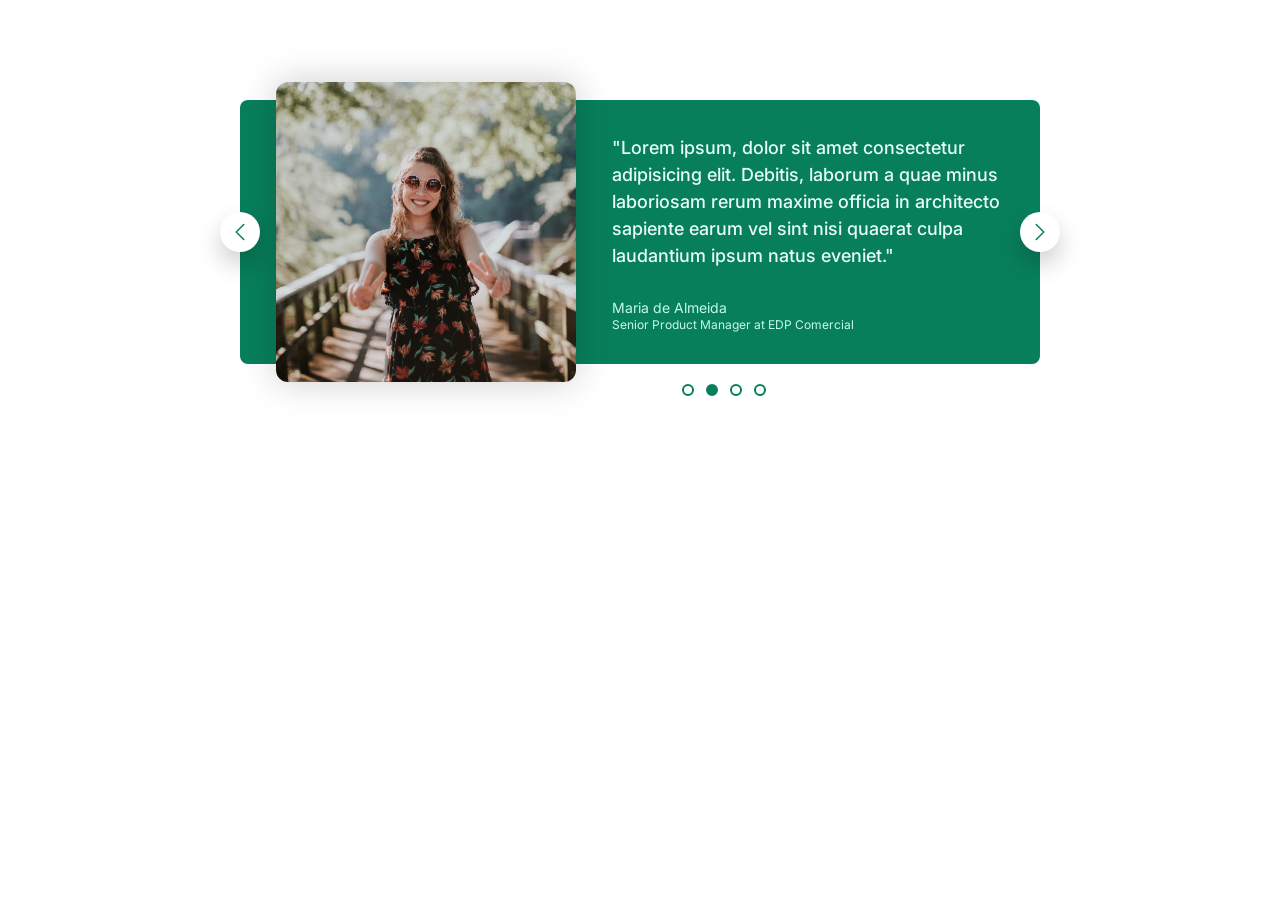
<file: html-css/mini-projects/04-components-layouts/02-carousel.html>
<!doctype html>
<html lang="en">
  <head>
    <meta charset="UTF-8" />
    <meta name="viewport" content="width=device-width, initial-scale=1.0" />
    <title>Carousel Component</title>
    <link rel="preconnect" href="https://fonts.gstatic.com" />
    <link
      href="https://fonts.googleapis.com/css2?family=Inter:wght@400;500;700&display=swap"
      rel="stylesheet"
    />
    <style>
      /*
      SPACING SYSTEM (px)
      2 / 4 / 8 / 12 / 16 / 24 / 32 / 48 / 64 / 80 / 96 / 128

      FONT SIZE SYSTEM (px)
      10 / 12 / 14 / 16 / 18 / 20 / 24 / 30 / 36 / 44 / 52 / 62 / 74 / 86 / 98
      */

      /*
      MAIN COLOR: #087f5b
      GREY COLOR: #343a40
      */
      * {
        margin: 0;
        padding: 0;
        box-sizing: border-box;
      }

      body {
        font-family: "Inter", sans-serif;
        color: #343a40;
        line-height: 1;
      }

      .carousel {
        width: 800px;
        margin: 100px auto;
        background-color: #087f5b;
        border-radius: 8px;
        padding: 32px;
        padding-left: 86px;
        position: relative;

        display: flex;
        align-items: center;
        gap: 86px;
        box-shadow: 0 12px 24px rgba(0, 0, 0 0.25);
      }

      img {
        height: 200px;
        border-radius: 8px;
        transform: scale(1.5);
        box-shadow: 0 0px 24px rgba(0, 0, 0, 0.2);
        position: relative;
      }

      .testimonial-text {
        font-size: 18px;
        font-weight: 500;
        line-height: 1.5;
        margin-bottom: 32px;
        color: #e6fcf5;
      }

      .testimonial-author {
        font-size: 14px;
        margin-bottom: 4px;
        color: #c3fae8;
      }

      .testimonial-job {
        font-size: 12px;
        color: #c3fae8;
      }

      .btn {
        background-color: #fff;
        border: none;
        height: 40px;
        width: 40px;
        border-radius: 50%;
        position: absolute;
        box-shadow: 0 12px 24px rgba(0, 0, 0, 0.2);
        cursor: pointer;

        display: flex;
        align-items: center;
        justify-content: center;
      }

      .btn--left {
        left: 0;
        top: 50%;
        transform: translate(-50%, -50%);
      }

      .btn--right {
        right: 0;
        top: 50%;
        transform: translate(50%, -50%);
      }

      .btn-icon {
        height: 24px;
        width: 24px;
        stroke: #087f5b;
      }

      .dots {
        position: absolute;
        left: 50%;
        bottom: 0;
        transform: translate(50%, 32px);

        display: flex;
        gap: 12px;
      }

      .dot {
        height: 12px;
        width: 12px;
        background-color: #fff;
        border: 2px solid #087f5b;
        border-radius: 50%;
        cursor: poimter;
      }

      .dot--fill {
        background-color: #087f5b;
      }
    </style>
  </head>
  <body>
    <div class="carousel">
      <img src="maria.jpg" alt="Maria de Almeida" />
      <blockquote class="testimonial">
        <p class="testimonial-text">
          "Lorem ipsum, dolor sit amet consectetur adipisicing elit. Debitis,
          laborum a quae minus laboriosam rerum maxime officia in architecto
          sapiente earum vel sint nisi quaerat culpa laudantium ipsum natus
          eveniet."
        </p>
        <p class="testimonial-author">Maria de Almeida</p>
        <p class="testimonial-job">Senior Product Manager at EDP Comercial</p>
      </blockquote>
      <button class="btn btn--left">
        <svg
          xmlns="http://www.w3.org/2000/svg"
          fill="none"
          viewBox="0 0 24 24"
          stroke-width="1.5"
          stroke="currentColor"
          class="btn-icon"
        >
          <path
            stroke-linecap="round"
            stroke-linejoin="round"
            d="M15.75 19.5 8.25 12l7.5-7.5"
          />
        </svg>
      </button>
      <button class="btn btn--right">
        <svg
          xmlns="http://www.w3.org/2000/svg"
          fill="none"
          viewBox="0 0 24 24"
          stroke-width="1.5"
          stroke="currentColor"
          class="btn-icon"
        >
          <path
            stroke-linecap="round"
            stroke-linejoin="round"
            d="m8.25 4.5 7.5 7.5-7.5 7.5"
          />
        </svg>
      </button>
      <div class="dots">
        <button class="dot">&nbsp;</button>
        <button class="dot dot--fill">&nbsp;</button>
        <button class="dot">&nbsp;</button>
        <button class="dot">&nbsp;</button>
      </div>
    </div>
  </body>
</html>
</file>
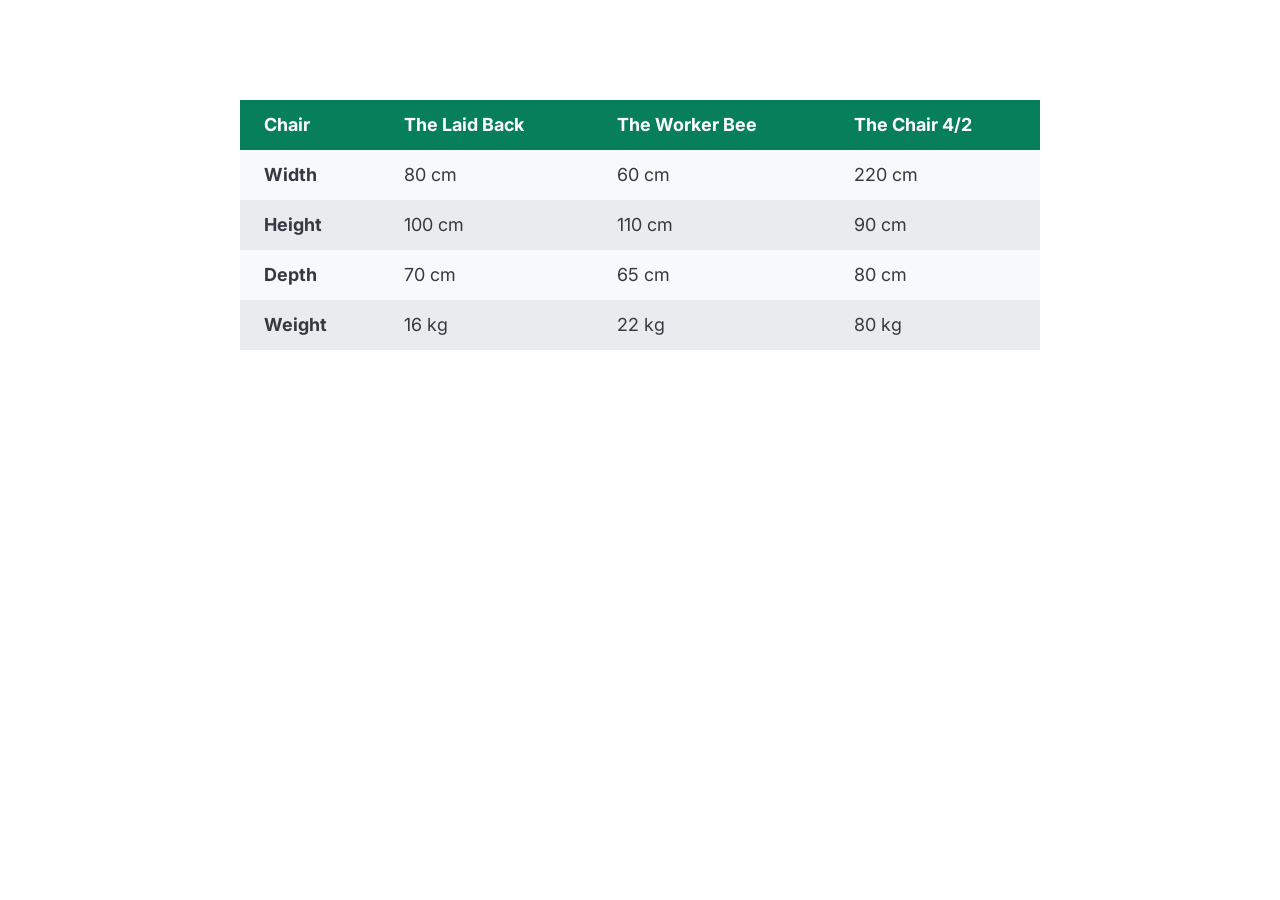
<file: html-css/mini-projects/04-components-layouts/03-table.html>
<!doctype html>
<html lang="en">
  <head>
    <meta charset="UTF-8" />
    <meta name="viewport" content="width=device-width, initial-scale=1.0" />
    <title>Accordion Component</title>
    <link rel="preconnect" href="https://fonts.gstatic.com" />
    <link
      href="https://fonts.googleapis.com/css2?family=Inter:wght@400;500;700&display=swap"
      rel="stylesheet"
    />
    <style>
      /*
      SPACING SYSTEM (px)
      2 / 4 / 8 / 12 / 16 / 24 / 32 / 48 / 64 / 80 / 96 / 128

      FONT SIZE SYSTEM (px)
      10 / 12 / 14 / 16 / 18 / 20 / 24 / 30 / 36 / 44 / 52 / 62 / 74 / 86 / 98
      */

      /*
      MAIN COLOR: #087f5b
      GREY COLOR: #343a40
      */
      * {
        margin: 0;
        padding: 0;
        box-sizing: border-box;
      }

      body {
        font-family: "Inter", sans-serif;
        color: #343a40;
        line-height: 1;
        display: flex;
        justify-content: center;
      }

      table {
        width: 800px;
        margin-top: 100px;
        border: 0px solid #343a40;
        border-collapse: collapse;
        font-size: 18px;
      }

      th,
      td {
        border: 0px solid #343a40;
        padding: 16px 24px;
        text-align: left;
      }

      thead tr {
        background-color: #087f5b;
        color: #fff;
        width: 25%;
      }

      tbody tr:nth-child(odd) {
        background: #f8f9fa;
      }

      tbody tr:nth-child(even) {
        background: #e9ecef;
      }
    </style>
  </head>
  <body>
    <table>
      <thead>
        <tr>
          <th>Chair</th>
          <th>The Laid Back</th>
          <th>The Worker Bee</th>
          <th>The Chair 4/2</th>
        </tr>
      </thead>
      <tbody>
        <tr>
          <th>Width</th>
          <td>80 cm</td>
          <td>60 cm</td>
          <td>220 cm</td>
        </tr>
        <tr>
          <th>Height</th>
          <td>100 cm</td>
          <td>110 cm</td>
          <td>90 cm</td>
        </tr>
        <tr>
          <th>Depth</th>
          <td>70 cm</td>
          <td>65 cm</td>
          <td>80 cm</td>
        </tr>
        <tr>
          <th>Weight</th>
          <td>16 kg</td>
          <td>22 kg</td>
          <td>80 kg</td>
        </tr>
      </tbody>
    </table>
  </body>
</html>
</file>
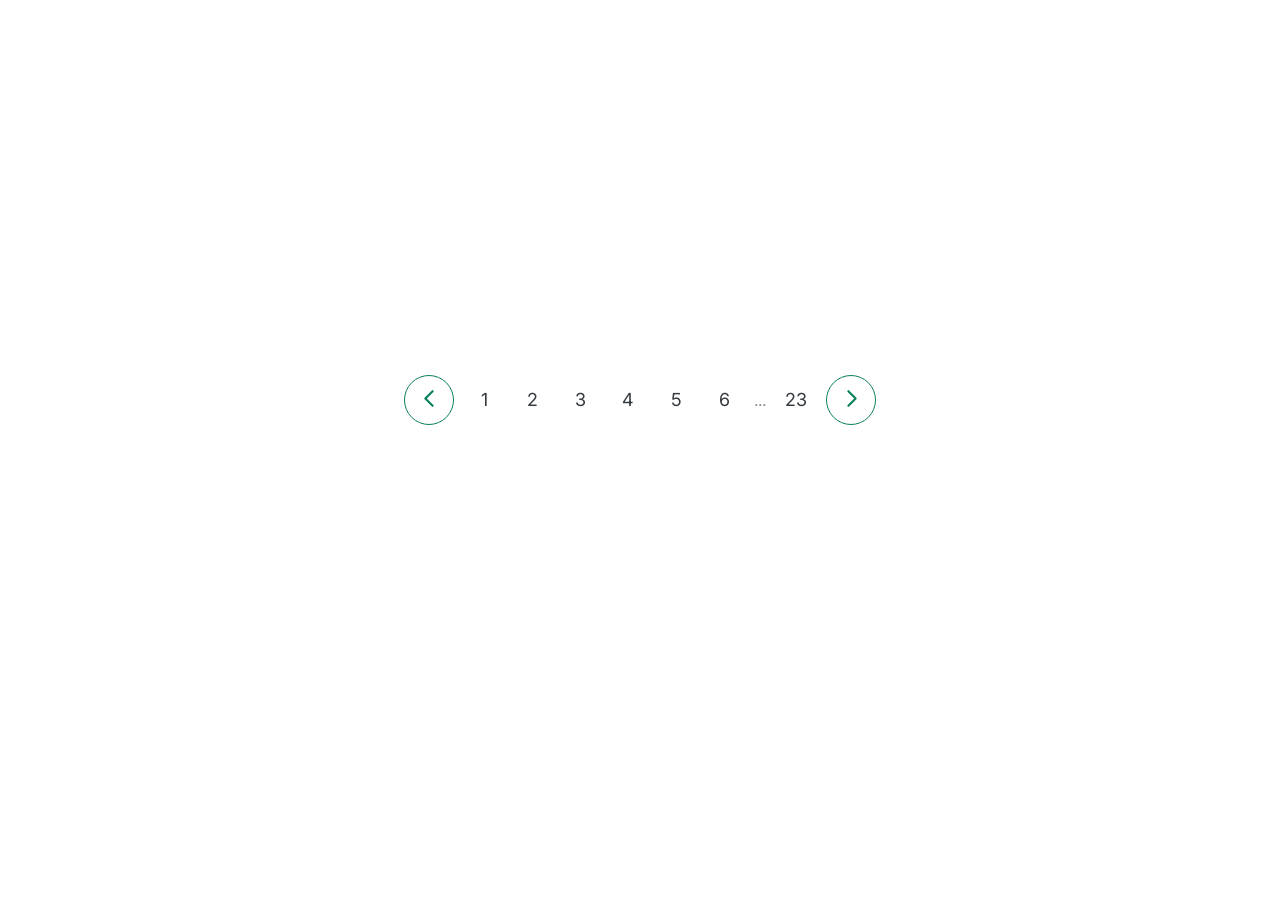
<file: html-css/mini-projects/04-components-layouts/04-challenge.html>
<!doctype html>
<html lang="en">
  <head>
    <meta charset="UTF-8" />
    <meta name="viewport" content="width=device-width, initial-scale=1.0" />
    <title>Accordion Component</title>
    <link rel="preconnect" href="https://fonts.gstatic.com" />
    <link
      href="https://fonts.googleapis.com/css2?family=Inter:wght@400;500;700&display=swap"
      rel="stylesheet"
    />
    <style>
      /*
      SPACING SYSTEM (px)
      2 / 4 / 8 / 12 / 16 / 24 / 32 / 48 / 64 / 80 / 96 / 128

      FONT SIZE SYSTEM (px)
      10 / 12 / 14 / 16 / 18 / 20 / 24 / 30 / 36 / 44 / 52 / 62 / 74 / 86 / 98
      */

      /*
      MAIN COLOR: #087f5b
      GREY COLOR: #343a40
      */
      * {
        margin: 0;
        padding: 0;
        box-sizing: border-box;
      }

      html,
      body {
        height: 100%;
      }

      body {
        font-family: "Inter", sans-serif;
        color: #343a40;
        line-height: 1;
        display: flex;
        justify-content: center;
        align-content: center;
      }

      .pagination {
        width: 800px;
        display: flex;
        gap: 12px;
        justify-content: center;
        align-items: center;
        transform: translate(0, -50px);
      }

      .btn {
        width: 50px;
        height: 50px;
        border: 1px solid #087f5b;
        border-radius: 50%;
        background-color: white;
        cursor: pointer;
      }

      .btn:hover {
        background-color: #087f5b;
      }

      .btn-icon {
        height: 25px;
        width: 25px;
        stroke: #087f5b;
      }

      .btn:hover .btn-icon {
        stroke: white;
      }

      .page-num {
        width: 36px;
        height: 36px;
        font-size: 18px;
        color: #343a40;
        background-color: white;
        border-radius: 50%;
        text-decoration: none;
        display: flex;
        align-items: center;
        justify-content: center;
      }

      .page-num:hover {
        background-color: #087f5b;
        color: #fff;
      }

      .dots {
        color: #868e96;
      }
    </style>
  </head>
  <body>
    <div class="pagination">
      <button class="btn">
        <svg
          xmlns="http://www.w3.org/2000/svg"
          class="btn-icon"
          fill="none"
          viewBox="0 0 24 24"
          stroke="currentColor"
        >
          <path
            stroke-linecap="round"
            stroke-linejoin="round"
            stroke-width="2"
            d="M15 19l-7-7 7-7"
          />
        </svg>
      </button>
      <a href="#" class="page-num">1</a>
      <a href="#" class="page-num">2</a>
      <a href="#" class="page-num">3</a>
      <a href="#" class="page-num">4</a>
      <a href="#" class="page-num">5</a>
      <a href="#" class="page-num">6</a>
      <span class="dots">...</span>
      <a href="#" class="page-num">23</a>
      <button class="btn">
        <svg
          xmlns="http://www.w3.org/2000/svg"
          class="btn-icon"
          fill="none"
          viewBox="0 0 24 24"
          stroke="currentColor"
        >
          <path
            stroke-linecap="round"
            stroke-linejoin="round"
            stroke-width="2"
            d="M9 5l7 7-7 7"
          />
        </svg>
      </button>
    </div>
  </body>
</html>
</file>
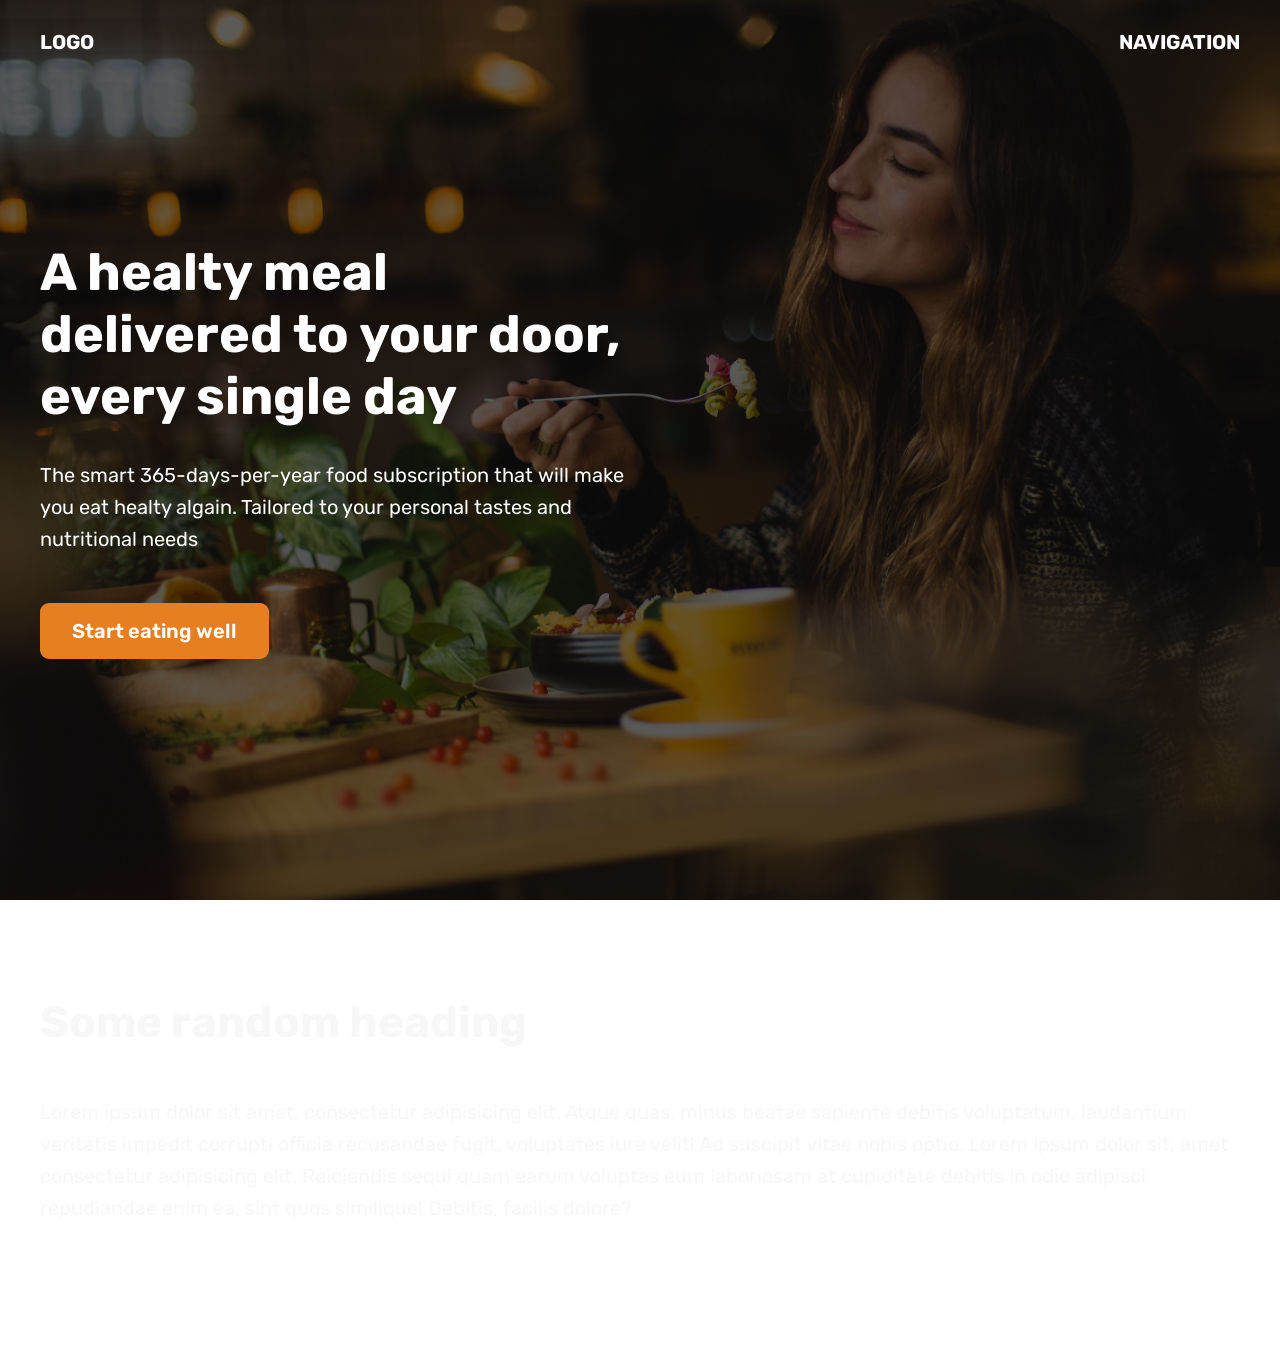
<file: html-css/mini-projects/04-components-layouts/05-hero-section.html>
<!doctype html>
<html lang="en">
  <head>
    <meta charset="UTF-8" />
    <meta name="viewport" content="width=device-width, initial-scale=1.0" />
    <title>Accordion Component</title>
    <link rel="preconnect" href="https://fonts.googleapis.com" />
    <link rel="preconnect" href="https://fonts.gstatic.com" crossorigin />
    <link
      href="https://fonts.googleapis.com/css2?family=Inter:ital,opsz,wght@0,14..32,100..900;1,14..32,100..900&family=Rubik:ital,wght@0,300..900;1,300..900&display=swap"
      rel="stylesheet"
    />
    <style>
      * {
        margin: 0;
        padding: 0;
      }
      html {
        font-family: "Rubik", sans-serif;
        color: #444;
      }

      header {
        background-image: linear-gradient(#00000099, #00000099), url(hero.jpg);
        background-repeat: no-repeat;
        background-size: cover;
        height: 100vh;
        position: relative;
        color: #fff;
      }

      nav {
        padding-top: 30px;
        font-size: 20px;
        font-weight: 700;
        display: flex;
        justify-content: space-between;
      }

      .header-container {
        width: 1200px;
        position: absolute;
        left: 50%;
        top: 50%;
        transform: translate(-50%, -50%);
      }
      .header-container-inner {
        width: 50%;
      }

      h1 {
        font-size: 52px;
        margin-bottom: 32px;
      }

      p {
        font-size: 20px;
        line-height: 1.6;
        margin-bottom: 48px;
      }

      .btn:link,
      .btn:visited {
        font-size: 20px;
        font-weight: 600;
        background-color: #e67e22;
        color: white;
        text-decoration: none;
        display: inline-block;
        padding: 16px 32px;
        border-radius: 9px;
      }

      h2 {
        font-size: 44px;
        margin-bottom: 48px;
      }

      section {
        padding: 96px 0;
        color: #f7f7f7;
      }

      .container {
        margin: 0 auto;
        width: 1200px;
      }
    </style>
  </head>
  <body>
    <header>
      <nav class="container">
        <div>LOGO</div>
        <div>NAVIGATION</div>
      </nav>

      <div class="header-container">
        <div class="header-container-inner">
          <h1>A healty meal delivered to your door, every single day</h1>
          <p>
            The smart 365-days-per-year food subscription that will make you eat
            healty algain. Tailored to your personal tastes and nutritional
            needs
          </p>
          <a href="#" class="btn">Start eating well</a>
        </div>
      </div>
    </header>

    <section>
      <div class="container">
        <h2>Some random heading</h2>
        <p>
          Lorem ipsum dolor sit amet, consectetur adipisicing elit. Atque quas,
          minus beatae sapiente debitis voluptatum, laudantium veritatis impedit
          corrupti officia recusandae fugit, voluptates iure velit! Ad suscipit
          vitae nobis optio. Lorem ipsum dolor sit, amet consectetur adipisicing
          elit. Reiciendis sequi quam earum voluptas eum laboriosam at
          cupiditate debitis in odio adipisci repudiandae enim ea, sint quos
          similique! Debitis, facilis dolore?
        </p>
      </div>
    </section>
  </body>
</html>
</file>
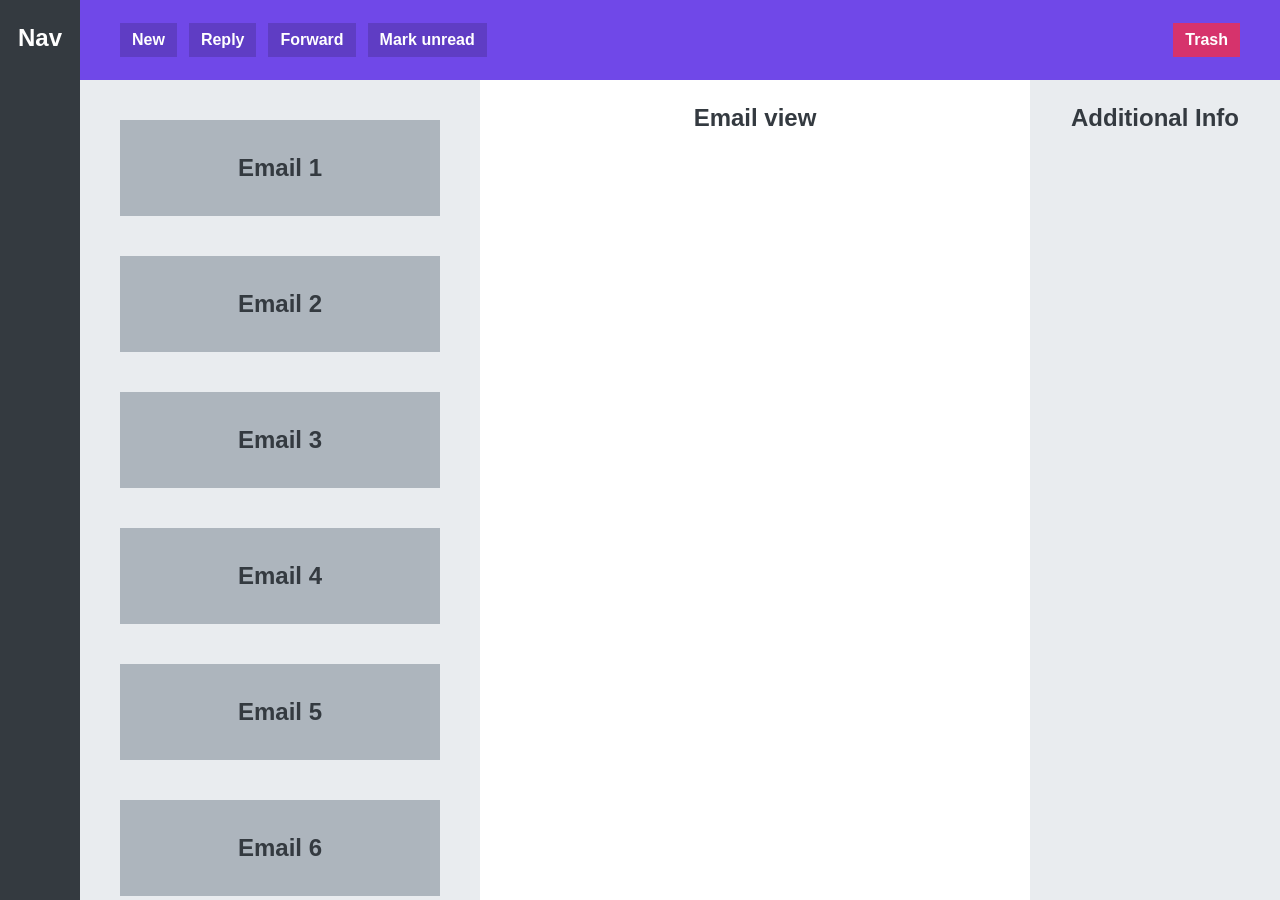
<file: html-css/mini-projects/04-components-layouts/06-layout.html>
<!doctype html>
<html lang="en">
  <head>
    <meta charset="UTF-8" />
    <meta name="viewport" content="width=device-width, initial-scale=1.0" />
    <title>Document</title>
    <style>
      * {
        margin: 0;
        padding: 0;
        box-sizing: border-box;
      }

      body {
        font-family: sans-serif;
        color: #343a40;
        font-size: 24px;
        height: 100vh;
        text-align: center;
        font-weight: bold;

        display: grid;
        grid-template-columns: 80px 400px 1fr 250px;
        grid-template-rows: 80px 1fr;
      }

      nav,
      menu,
      section,
      main,
      aside {
        padding-top: 24px;
      }

      nav {
        background-color: #343a40;
        color: white;
        grid-row: 1 / -1;
      }

      menu {
        background-color: #7048e8;
        color: #fff;
        grid-column: 2/-1;
        display: flex;
        align-items: center;
        gap: 12px;
        padding: 0 40px;
      }

      button {
        font-size: 16px;
        font-weight: bold;
        background-color: #5f3dc4;
        border: none;
        cursor: pointer;
        color: #fff;
        padding: 8px 12px;

        display: inline-block;
      }

      button:last-child {
        background-color: #d6336c;
        margin-left: auto;
      }

      section {
        background-color: #e9ecef;
        display: flex;
        flex-direction: column;
        padding: 40px;
        gap: 40px;

        overflow: scroll;
      }

      aside {
        background-color: #e9ecef;
      }

      .email {
        background-color: #adb5bd;
        height: 96px;

        display: flex;
        justify-content: center;
        align-items: center;
        flex-shrink: 0;
      }
    </style>
  </head>
  <body>
    <nav>Nav</nav>
    <menu>
      <button>New</button>
      <button>Reply</button>
      <button>Forward</button>
      <button>Mark unread</button>
      <button>Trash</button>
    </menu>
    <section>
      <div class="email">Email 1</div>
      <div class="email">Email 2</div>
      <div class="email">Email 3</div>
      <div class="email">Email 4</div>
      <div class="email">Email 5</div>
      <div class="email">Email 6</div>
      <div class="email">Email 7</div>
      <div class="email">Email 8</div>
      <div class="email">Email 8</div>
      <div class="email">Email 9</div>
      <div class="email">Email 10</div>
    </section>
    <main>Email view</main>
    <aside>Additional Info</aside>
  </body>
</html>
</file>
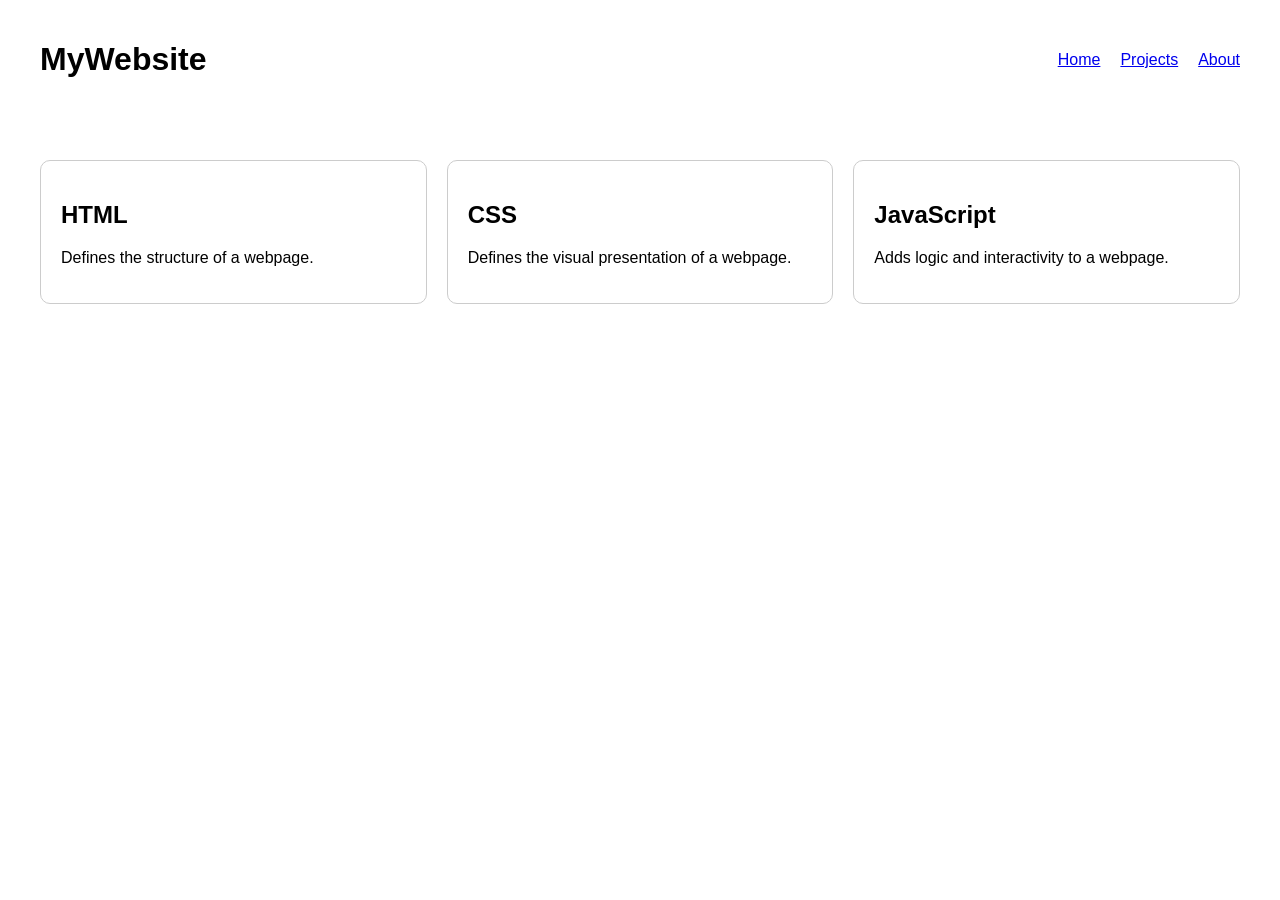
<file: html-css/fundamentals/css/08-flexbox/examples/first.html>
<!doctype html>
<html lang="en">
  <head>
    <meta charset="UTF-8" />
    <meta name="viewport" content="width=device-width, initial-scale=1.0" />
    <title>Flexbox Example</title>
    <style>
      * {
        box-sizing: border-box;
      }

      body {
        margin: 0;
        font-family: Arial, sans-serif;
      }

      .navbar {
        display: flex;

        justify-content: space-between;
        align-items: center;

        padding: 20px 40px;
      }

      .nav-links {
        display: flex;
        gap: 20px;
      }

      .cards {
        display: flex;
        flex-wrap: wrap;

        gap: 20px;

        padding: 40px;
      }

      .card {
        flex: 1 1 250px;

        padding: 20px;

        border: 1px solid #ccc;
        border-radius: 10px;
      }
    </style>
  </head>

  <body>
    <header class="navbar">
      <h1 class="logo">MyWebsite</h1>

      <nav class="nav-links">
        <a href="#">Home</a>
        <a href="#">Projects</a>
        <a href="#">About</a>
      </nav>
    </header>

    <main class="cards">
      <article class="card">
        <h2>HTML</h2>
        <p>Defines the structure of a webpage.</p>
      </article>

      <article class="card">
        <h2>CSS</h2>
        <p>Defines the visual presentation of a webpage.</p>
      </article>

      <article class="card">
        <h2>JavaScript</h2>
        <p>Adds logic and interactivity to a webpage.</p>
      </article>
    </main>
  </body>
</html>
</file>
<file: html-css/mini-projects/01-blog-html/style.css>
* {
  /* border-top: 10px solid #1098ad;*/
  margin: 0;
  padding: 0;
}

body {
  color: #444;
  font-family: sans-serif;

  border-top: 10px solid #1098ad;
  position: relative;
}

.container {
  width: 1200px;
  margin: 0 auto;
  position: relative;
}

.main-header {
  background-color: #f7f7f7;
  padding: 20px 40px; /*top/bottom and left/right*/
  margin-bottom: 60px;
  height: 80px;
}

nav {
  font-size: 18px;
}

article {
  margin-bottom: 60px;
}

.post-header {
  margin-bottom: 40px;
}

aside {
  background-color: #f7f7f7;
  border-top: 5px solid #1098ad;
  border-bottom: 5px solid #1098ad;
  padding: 50px 40px;
  box-sizing: border-box;
}

h1,
h2,
h3 {
  color: #1098ad;
}

h1 {
  font-size: 26px;
  text-transform: uppercase;
  font-style: italic;
}

h2 {
  font-size: 40px;
  margin-bottom: 30px;
  position: relative;
}

h3 {
  font-size: 30px;
  margin-bottom: 20px;
  margin-top: 40px;
}

h4 {
  font-size: 20px;
  text-transform: uppercase;
  text-align: center;
  margin-bottom: 30px;
}

p {
  font-size: 22px;
  line-height: 1.5;
  margin-bottom: 15px;
}

ul,
ol {
  margin-left: 50px;
  margin-bottom: 20px;
}

li {
  font-size: 20px;
  margin-bottom: 10px;
}

li:last-child {
  margin-bottom: 0;
}

/* footer p {
  font-size: 16px;
} */

#author {
  font-style: italic;
  font-size: 18px;
}

#copyright {
  font-size: 16px;
}

.related-author {
  font-size: 18px;
  font-weight: bold;
}

.related {
  list-style: none;
  margin-left: 0;
}

li:first-child {
  font-weight: bold;
}

li:last-child {
  font-style: italic;
}

/* li:nth-child(odd) { <- u an add some number, odd or even.
  color: red;
} */

a:link {
  color: #1098ad;
  text-decoration: none;
}

a:visited {
  color: #1098ad;
}

a:hover {
  font-weight: bold;
  color: orangered;
  text-decoration: underline orangered;
}

.post-img {
  width: 100%;
  height: auto;
}

nav a:link {
  margin-right: 30px;
  display: inline-block;
}

button {
  font-size: 22px;
  padding: 20px;
  cursor: pointer;

  position: absolute;
  bottom: 50px;
  right: 50px;
}

h1::first-letter {
  font-style: normal;
  margin-right: 5px;
}

h3 + p::first-line {
  color: black;
}

h2::after {
  content: "TOP";
  background-color: #ffe70e;
  color: #444;
  font-size: 16px;
  font-weight: bold;
  display: inline-block;
  padding: 5px 10px;
  position: absolute;
  top: -15px;
  right: -25px;
}

/*
a:active {
    background-color:blackM
} */

/*LVMA*/

/*
################################
--------------------------------
 FLOATS
--------------------------------
################################

.author-img {
  float: left;
  margin-bottom: 20px;
}

#author {
  margin-top: 10px;
  margin-left: 20px;
  float: left;
}

h1 {
  float: left;
}

nav {
  float: right;
}

.clear {
  clear: both;
}

.clearfix::after {
  clear: both;
  content: "";
  display: block;
}

article {
  float: left;
  width: 825px;
}

aside {
  float: right;
  width: 300px;
}

footer {
  clear: both;
}

*/

/*
################################
--------------------------------
 FLOATS
--------------------------------
################################


.main-header {
  display: flex;
  flex-direction: row;
  justify-content: space-between;
  align-items: center;
}

.author-box {
  display: flex;
  align-items: center;
  gap: 15px;
  margin-bottom: 25px;
}

#author {
  margin-bottom: 0;
}

.related-post {
  display: flex;
  align-items: center;
  gap: 20px;
  margin-bottom: 30px;
}

.related-link:link {
  font-size: 17px;
  font-weight: bold;
  font-style: normal;
  margin-bottom: 5px;
  display: block;
}

.related-author {
  margin-bottom: 0;
  font-size: 14px;
  font-weight: normal;
  font-style: italic;
}

.row {
  display: flex;
  align-items: flex-start;
  gap: 75px;
  margin-bottom: 60px;
}

aside {
  flex: 1 0 300px;
}

article {
  flex: 0 0 825px;
  margin-bottom: 0;
}

*/

.container {
  display: grid;
  grid-template-columns: 825px 300px;
  column-gap: 75px;
  margin: 0;
  row-gap: 60px;
  align-items: start;
  width: auto;
  justify-content: center;
}

.main-header {
  grid-column: 1 / -1;
}

article {
}

aside {
}

footer {
  grid-column: 1 / -1;
}

.related-link:link {
  font-size: 17px;
  font-weight: bold;
  font-style: normal;
  margin-bottom: 5px;
  display: block;
}

.related-author {
  margin-bottom: 0;
  font-size: 14px;
  font-weight: normal;
  font-style: italic;
}

.related-post {
  display: grid;
  grid-template-columns: 75px 1fr;
  gap: 20px;
  margin-bottom: 30px;
}
</file>
<file: html-css/mini-projects/02-component-store/style.css>
* {
  margin: 0;
  padding: 0;
  box-sizing: border-box;
}

body {
  font-family: sans-serif;
  line-height: 1.4;
}

.product {
  border: 4px solid black;
  width: 825px;
  margin: 50px auto;
  position: relative;
}

.product-title {
  text-align: center;
  text-transform: uppercase;
  background-color: #f7f7f7;
  font-size: 22px;
  padding: 15px;
}

#price {
  font-size: 24px;
}

#shipping {
  color: #777;
  font-size: 12px;
  font-weight: bold;
  text-transform: uppercase;
}

.more-info:link,
.more-info:visited {
  color: black;
  text-decoration: underline black;
  display: inline-block;
  margin-bottom: 30px;
}

.more-info:hover {
  text-decoration: none;
}

.details-title {
  text-transform: uppercase;
  font-size: 16px;
  margin-bottom: 15px;
  margin-top: 30px;
}

.details-list {
  list-style-type: square;
  margin-left: 20px;
}

.details-list li {
  margin-bottom: 10px;
}

.add-cart {
  background-color: black;
  border: none;
  text-transform: uppercase;
  color: white;
  font-size: 20px;
  cursor: pointer;
  width: 100%;
  padding: 15px;
  border-top: 4px solid black;
}

.add-cart:hover {
  color: black;
  background-color: white;
}

.product::before {
  content: "SALE";
  color: white;
  background-color: #ec2f2e;
  font-size: 12px;
  font-weight: bold;
  letter-spacing: 2px;
  padding: 7px 15px;
  text-transform: uppercase;
  display: inline-block;
  position: absolute;
  top: -17px;
  left: -38px;
}

.color {
  width: 22px;
  height: 22px;
  background-color: black;
}

.color-blue {
  background-color: #2f6ee2;
}
.color-red {
  background-color: #ec2f2f;
}
.color-yellow {
  background-color: #f0bf1e;
}
.color-green {
  background-color: #90cc20;
}
.color-brown {
  background-color: #885214;
}

/*

img {
  float: left;
}

.product-info {
  width: 243px;
  float: left;
  margin-left: 40px;
  margin-top: 20px;
}

.product-details {
  width: 243px;
  float: left;
  margin-left: 40px;
}

.product-description {
  clear: both;
}

.container {
  background-color: #fff;
}

.clearfix::after {
  content: "";
  display: block;
  clear: both;
}


*/

/*
.container {
  display: flex;
  gap: 40px;
}

.product-price {
  display: flex;
  justify-content: space-between;
  align-items: center;
  margin-bottom: 20px;
}

.product-details {
  flex: 0 0 243px;
  align-content: center;
}

.product-info {
  flex: 0 0 243px;
  align-content: center;
}

.details-title {
  margin-top: 0px;
}

.product-description {
  margin-bottom: 10px;
}

*/

.product-price {
  display: flex;
  justify-content: space-between;
  align-items: center;
  margin-bottom: 20px;
}

.colors {
  display: flex;
  margin-bottom: 10px;
}

.product {
  display: grid;
  grid-template-columns: 1fr 1fr 1fr;
  grid-template-rows: auto 1fr auto;
  align-items: center;
  column-gap: 40px;
}

.product-title {
  grid-column: 1 / -1;
}

.add-cart {
  grid-column: 1 / -1;
}

.product-details {
  margin: 0;
}

.details-title {
  margin-top: 0px;
}

.product-info {
  margin: 0;
}

.product-description {
  margin: 0;
}
</file>
<file: html-css/mini-projects/03-design/style.css>
/*
SPACING SYSTEM (px)
2 / 4 / 8 / 12 / 16 / 24 / 32 / 48 / 64 / 80 / 96 / 128

FONT SIZE SYSTEM (px)
10 / 12 / 14 / 16 / 18 / 20 / 24 / 30 / 36 / 44 / 52 / 62 / 74 / 86 / 98
*/

/*
MAIN COLOR: #087f5b
GREY COLOR: #343a40
*/

* {
  margin: 0;
  padding: 0;
  box-sizing: border-box;
}

/* ------------------------ */
/* GENERAL STYLES */
/* ------------------------ */
body {
  font-family: "Inter", sans-serif;
  color: #343a40;
  border-bottom: 8px solid #087f5b;
}

.container {
  width: 960px;
  margin: 0 auto;
}

header,
section {
  margin-bottom: 98px;
}

h2 {
  margin-bottom: 48px;
  font-size: 36px;
  letter-spacing: -0.5px;
}

.grid-3-cols {
  display: grid;
  grid-template-columns: repeat(3, 1fr);
  column-gap: 80px;
}

.btn:link,
.btn:visited {
  background-color: #087f5b;
  color: #fff;
  text-decoration: none;
  text-transform: uppercase;
  font-weight: 500;
  display: inline-block;
  border-radius: 50px;
}

.btn:hover,
.btn:active {
  background-color: #099268;
}

.btn--big {
  font-size: 18px;
  padding: 16px 32px;
}

.btn--small {
  font-size: 14px;
  padding: 8px 12px;
}

img {
  border-radius: 15px;
}

/* ------------------------ */
/* COMPONENT STYLES */
/* ------------------------ */

/* HEADER */
header {
  display: grid;
  grid-template-columns: repeat(2, 1fr);
  column-gap: 80px;
  margin-top: 64px;
}

.header-text-box {
  align-self: center;
}

h1 {
  margin-bottom: 32px;
  font-size: 44px;
  line-height: 1.1;
  letter-spacing: -1px;
  text-shadow: 0 5px 25px rgba(0, 0, 0, 0.07);
}

.header-text {
  margin-bottom: 24px;
  font-size: 18px;
  line-height: 1.7;
}

img {
  width: 100%;
}

/* FEATURES */
.features-icon {
  stroke: #087f5b;
  width: 32px;
  height: 32px;
  margin-bottom: 24px;
}

.features-title {
  margin-bottom: 16px;
  font-size: 20px;
}

.features-text {
  font-size: 18px;
  line-height: 1.7;
}

/* TESTIMONIAL */
.testimonial-section {
  background-color: #087f5b;
  color: #fff;
  padding: 24px;
  border-radius: 12px;
}

.testimonial-box {
  grid-column: 2 / -1;
  align-self: center;
}

.testimonial-box h2 {
  margin-bottom: 24px;
  font-size: 24px;
}

.testimonial-text {
  font-style: italic;
  margin-bottom: 24px;
  font-size: 18px;
  line-height: 1.7;
  color: #e6fcf5;
}

.testimonial-author {
  color: #c3fae8;
}

/* CHAIRS */
.chair {
  box-shadow: 0 20px 30px 0px rgba(0, 0, 0, 0.07);
  border-radius: 12px;
}

.chair img {
  border-bottom-left-radius: 0;
  border-bottom-right-radius: 0;
}
.chair-box {
  padding: 24px;
}

h3 {
  margin-bottom: 24px;
  font-size: 20px;
}

.chair-details {
  list-style: none;
  margin-bottom: 48px;
}

.chair-details li {
  display: flex;
  align-items: center;
  gap: 12px;
  margin-bottom: 24px;
}

.chair-details li:last-child {
  margin-bottom: 0;
}

.chair-icon {
  stroke: #087f5b;
  width: 24px;
  height: 24px;
}

.chair-price {
  display: flex;
  justify-content: space-between;
  font-size: 20px;
  align-items: center;
}

footer {
  margin-bottom: 48px;
  font-size: 14px;
  color: #495057;
}
</file>
